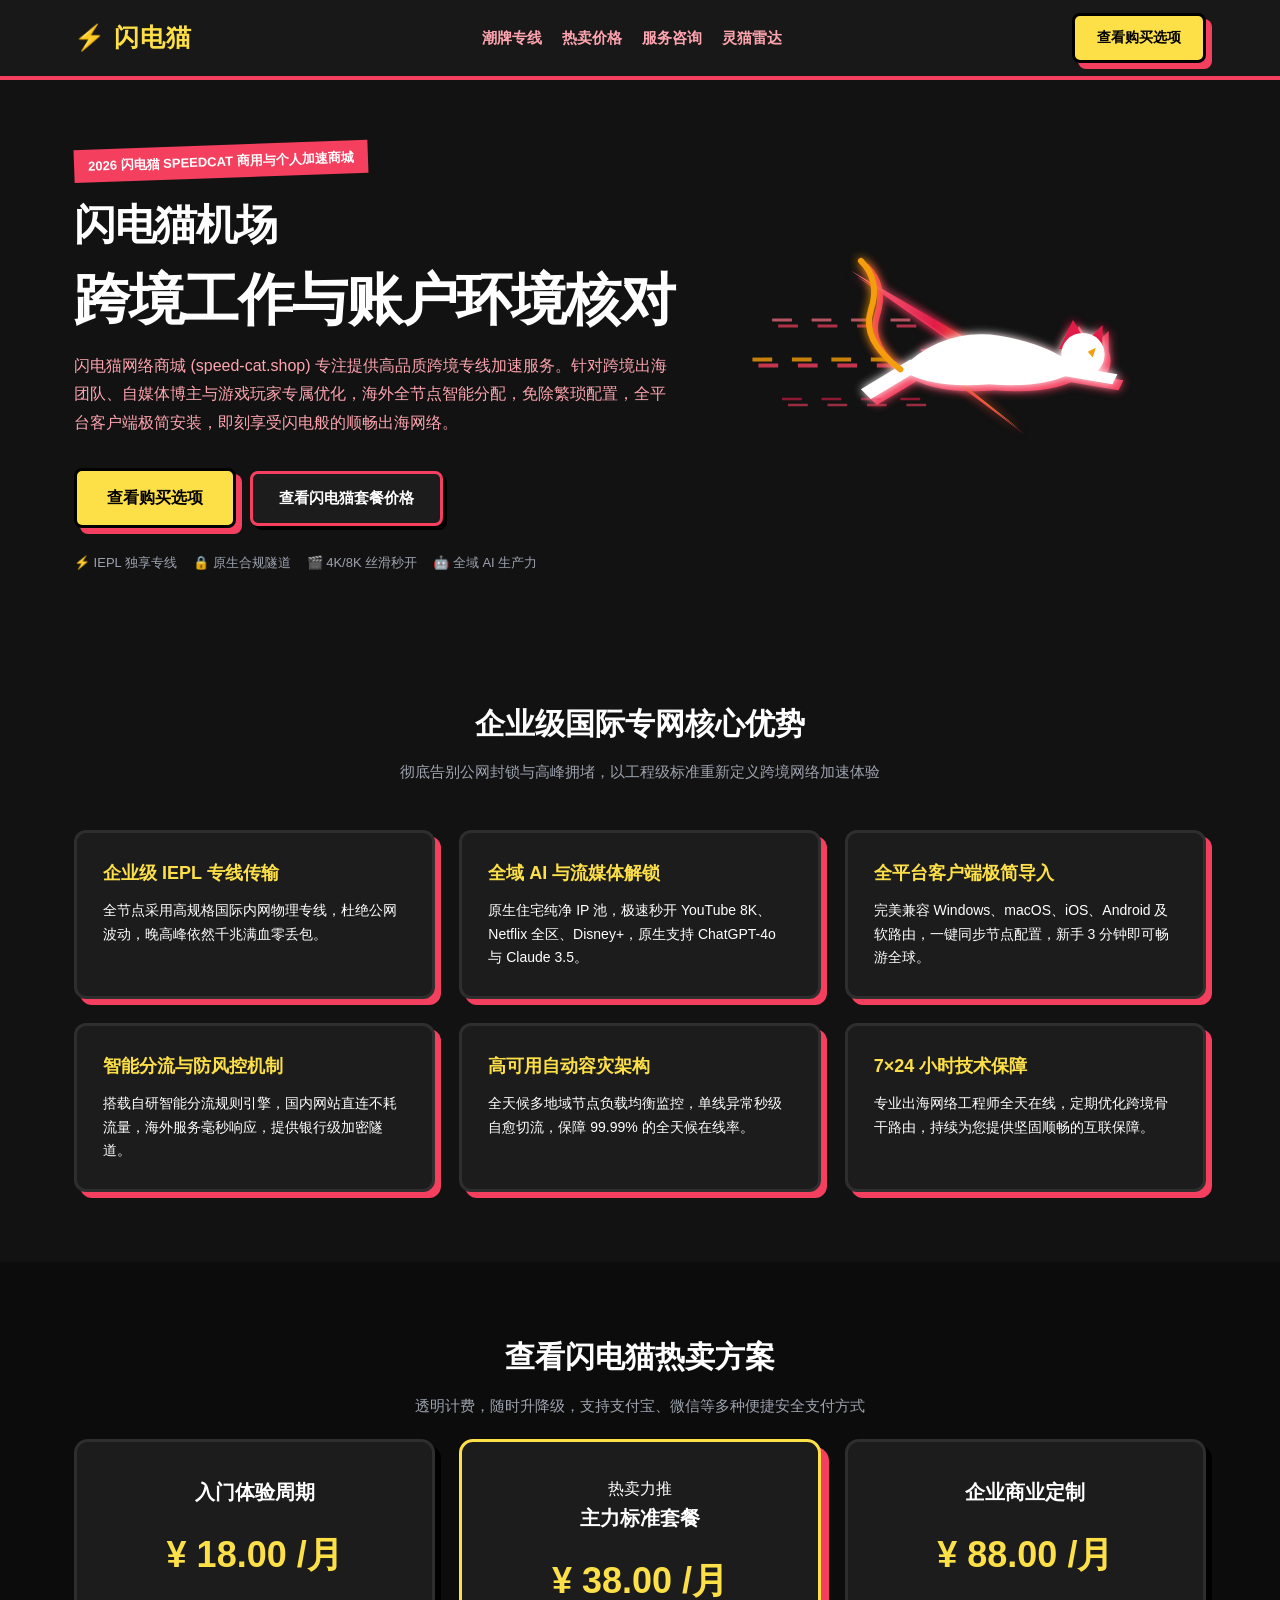
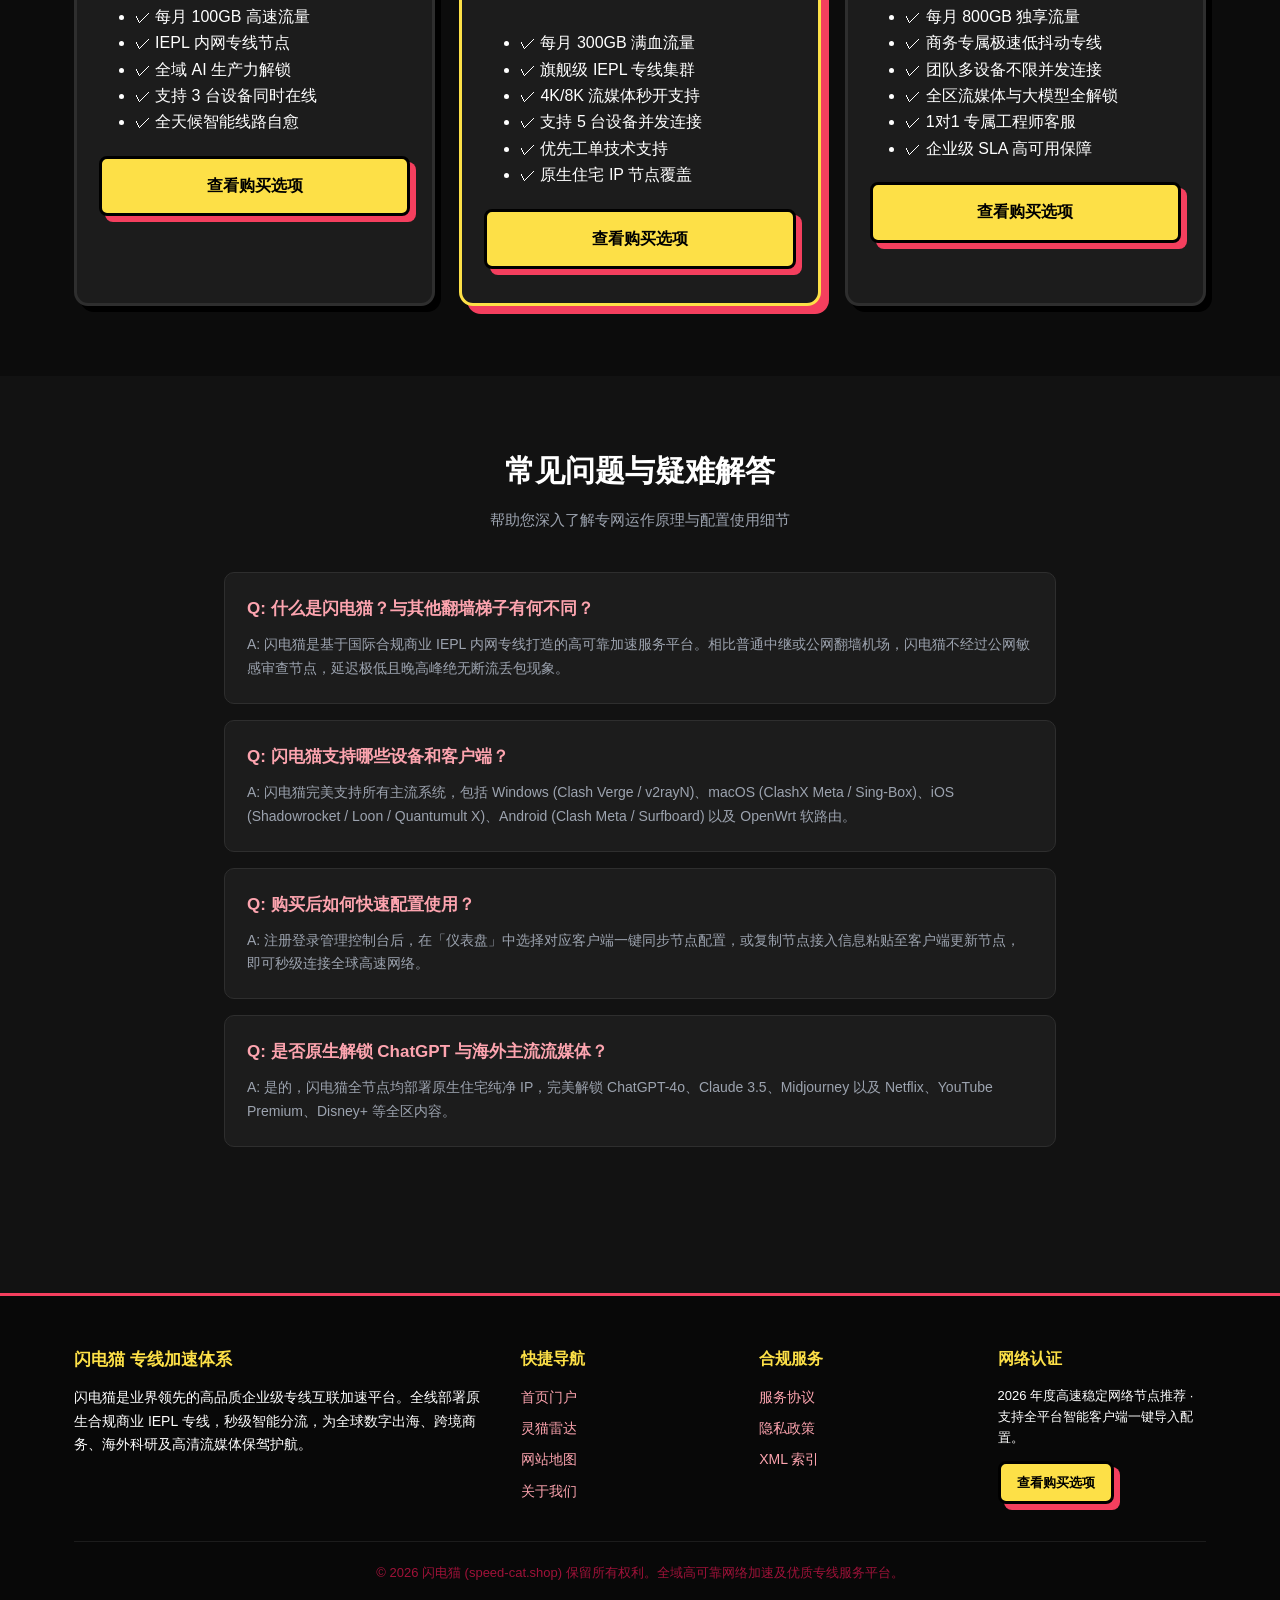
<file: index.html>
<!DOCTYPE html>
<html lang="zh-CN">
<head>
  <meta charset="UTF-8">
  <meta name="viewport" content="width=device-width, initial-scale=1">
  <title>闪电猫机场｜跨境工作与账户环境核对</title>
  <meta name="description" content="围绕闪电猫的跨境工作与账户环境核对整理实用资料。按自己的设备、使用场景与预算核对服务条件，再查看外部购买页面的具体商品和条款。">
  
  <!-- Open Graph -->
  <meta property="og:type" content="website">
  <meta property="og:title" content="闪电猫机场｜跨境工作与账户环境核对">
  <meta property="og:description" content="围绕闪电猫的跨境工作与账户环境核对整理实用资料。按自己的设备、使用场景与预算核对服务条件，再查看外部购买页面的具体商品和条款。">
  <meta property="og:url" content="https://speed-cat.shop/">
  <meta property="og:site_name" content="闪电猫">
  <link rel="canonical" href="https://speed-cat.shop/">
  <link rel="stylesheet" href="style.css">
  <script type="application/ld+json">{"@context": "https://schema.org", "@graph": [{"@type": "WebSite", "@id": "https://speed-cat.shop/#website", "url": "https://speed-cat.shop/", "name": "闪电猫", "description": "闪电猫网络商城(speed-cat.shop)深耕跨境电商与海外自媒体运营网络支持。提供纯净独享出口IP与高带宽加密传输隧道，全面防护Amazon、Shopee多店铺指纹关联，全平台客户端极简配置，即买即连。", "inLanguage": "zh-CN"}, {"@type": "FAQPage", "@id": "https://speed-cat.shop/#faq", "mainEntity": [{"@type": "Question", "name": "什么是闪电猫？与其他翻墙梯子有何不同？", "acceptedAnswer": {"@type": "Answer", "text": "闪电猫是基于国际合规商业 IEPL 内网专线打造的高可靠加速服务平台。相比普通中继或公网翻墙机场，闪电猫不经过公网敏感审查节点，延迟极低且晚高峰绝无断流丢包现象。"}}, {"@type": "Question", "name": "闪电猫支持哪些设备和客户端？", "acceptedAnswer": {"@type": "Answer", "text": "闪电猫完美支持所有主流系统，包括 Windows (Clash Verge / v2rayN)、macOS (ClashX Meta / Sing-Box)、iOS (Shadowrocket / Loon / Quantumult X)、Android (Clash Meta / Surfboard) 以及 OpenWrt 软路由。"}}, {"@type": "Question", "name": "购买后如何快速配置使用？", "acceptedAnswer": {"@type": "Answer", "text": "注册登录管理控制台后，在「仪表盘」中选择对应客户端一键同步节点配置，或复制节点接入信息粘贴至客户端更新节点，即可秒级连接全球高速网络。"}}, {"@type": "Question", "name": "是否原生解锁 ChatGPT 与海外主流流媒体？", "acceptedAnswer": {"@type": "Answer", "text": "是的，闪电猫全节点均部署原生住宅纯净 IP，完美解锁 ChatGPT-4o、Claude 3.5、Midjourney 以及 Netflix、YouTube Premium、Disney+ 等全区内容。"}}]}]}</script>

<meta name="twitter:title" content="闪电猫机场｜跨境工作与账户环境核对">
<meta name="twitter:description" content="围绕闪电猫的跨境工作与账户环境核对整理实用资料。按自己的设备、使用场景与预算核对服务条件，再查看外部购买页面的具体商品和条款。">
<script id="landing-maintenance-schema" type="application/ld+json">{"@context": "https://schema.org", "@type": "WebSite", "name": "闪电猫机场｜跨境工作与账户环境核对", "url": "https://speed-cat.shop/", "inLanguage": "zh-CN"}</script>
<link rel="stylesheet" href="landing-maintenance.css">
</head>
<body>
  
        <nav class="pop-nav">
          <div class="container pop-nav-inner">
            <a href="index.html" class="pop-logo">⚡ 闪电猫</a>
            <ul class="pop-menu">
              <li><a href="#features">潮牌专线</a></li>
              <li><a href="#pricing">热卖价格</a></li>
              <li><a href="#faq">服务咨询</a></li>
              <li><a href="cat-radar.html">灵猫雷达</a></li>
            </ul>
            <a href="https://ww012.twilightaff.com/#/?code=A56DH1Af" class="btn-aff-cta" style="padding:10px 22px; font-size:14px;" target="_blank" rel="nofollow noopener sponsored">查看购买选项</a>
          </div>
        </nav>
        

  <!-- Hero Section -->
  <header class="hero-section">
    <div class="container">
      <div class="hero-grid">
        <div class="hero-content">
          <span class="hero-tag">2026 闪电猫 SPEEDCAT 商用与个人加速商城</span>
          <h1 class="hero-title" data-landing-title="true"><span class="landing-brand">闪电猫机场</span><span class="landing-focus">跨境工作与账户环境核对</span></h1>
          <p class="hero-desc">闪电猫网络商城 (speed-cat.shop) 专注提供高品质跨境专线加速服务。针对跨境出海团队、自媒体博主与游戏玩家专属优化，海外全节点智能分配，免除繁琐配置，全平台客户端极简安装，即刻享受闪电般的顺畅出海网络。</p>
          <div class="hero-actions">
            <a href="https://ww012.twilightaff.com/#/?code=A56DH1Af" class="btn-aff-cta" target="_blank" rel="nofollow noopener sponsored">查看购买选项</a>
            <a href="#pricing" class="btn-tizi-dofollow">查看闪电猫套餐价格</a>
          </div>
          <div style="font-size:13px; color:#9ca3af; display:flex; gap:16px; flex-wrap:wrap;">
            <span>⚡ IEPL 独享专线</span>
            <span>🔒 原生合规隧道</span>
            <span>🎬 4K/8K 丝滑秒开</span>
            <span>🤖 全域 AI 生产力</span>
          </div>
        </div>
        <div class="hero-motion-wrapper">
          
        <div class="motion-art-frame">
          <svg class="motion-svg" viewBox="0 0 500 360" fill="none" xmlns="http://www.w3.org/2000/svg">
            <defs>
              <linearGradient id="popGrad" x1="0%" y1="0%" x2="100%" y2="0%">
                <stop offset="0%" stop-color="#fb7185"/>
                <stop offset="50%" stop-color="#e11d48"/>
                <stop offset="100%" stop-color="#f59e0b"/>
              </linearGradient>
              <filter id="popGlow">
                <feGaussianBlur stdDeviation="5" result="b"/>
                <feMerge><feMergeNode in="b"/><feMergeNode in="SourceGraphic"/></feMerge>
              </filter>
            </defs>
            <style>
              @keyframes leapCycle { 0%, 100% { transform: translateY(0) rotate(-2deg); } 50% { transform: translateY(-16px) rotate(3deg); } }
              @keyframes speedLines { 0% { stroke-dashoffset: 0; } 100% { stroke-dashoffset: -120; } }
              @keyframes flashArc { 0%, 100% { opacity: 0.3; } 50% { opacity: 1; } }
              .leaping-cat { animation: leapCycle 3.5s ease-in-out infinite; transform-origin: 250px 180px; }
              .speed-stream { stroke-dasharray: 20 20; animation: speedLines 2s linear infinite; }
              .arc-flash { animation: flashArc 1.2s ease-in-out infinite; }
            </style>
            <!-- Speed Lightning Trails -->
            <path class="speed-stream" d="M60 140 L220 140" stroke="#fb7185" stroke-width="3" opacity="0.7"/>
            <path class="speed-stream" d="M40 180 L200 180" stroke="#f59e0b" stroke-width="4" opacity="0.8"/>
            <path class="speed-stream" d="M70 220 L230 220" stroke="#e11d48" stroke-width="2.5" opacity="0.6"/>
            <!-- Big Lightning Fork behind leaping cat -->
            <polygon class="arc-flash" points="140,90 260,160 210,170 310,250 230,190 270,180" fill="url(#popGrad)" filter="url(#popGlow)"/>
            <!-- Dynamic Leaping Cat Silhouette -->
            <g class="leaping-cat" filter="url(#popGlow)">
              <!-- Cat Body Arch -->
              <path d="M190 190 Q240 140 310 160 Q350 170 370 190 Q340 210 280 205 Q220 210 190 190 Z" fill="#fff"/>
              <!-- Head & Ears -->
              <polygon points="350 170 365 140 380 165" fill="#e11d48"/>
              <polygon points="370 170 395 145 395 175" fill="#e11d48"/>
              <circle cx="375" cy="175" r="22" fill="#fff"/>
              <!-- Cat Eye (Lightning spark) -->
              <polygon points="380,172 388,168 385,178" fill="#f59e0b"/>
              <!-- Front Extended Paws -->
              <path d="M350 185 L410 195 L405 205 L345 195 Z" fill="#fff"/>
              <!-- Back Extended Paws -->
              <path d="M210 190 L160 220 L150 210 L200 180 Z" fill="#fff"/>
              <!-- S-Curve Lightning Tail -->
              <path d="M190 190 Q150 160 160 130 Q170 100 150 80" stroke="#f59e0b" stroke-width="6" stroke-linecap="round" fill="none"/>
            </g>
          </svg>
        </div>
        
        </div>
      </div>
    </div>
  </header>

  <!-- Features Section -->
  <section id="features" style="padding: 70px 0;">
    <div class="container">
      <div style="text-align:center; max-width:700px; margin:0 auto 40px;">
        <h2 style="font-size:30px; font-weight:800; margin-bottom:12px; color:#fff;">企业级国际专网核心优势</h2>
        <p style="color:#9ca3af; font-size:15px;">彻底告别公网封锁与高峰拥堵，以工程级标准重新定义跨境网络加速体验</p>
      </div>
      <div class="brocade-features bento-grid mosaic-grid cyber-matrix pop-cards plasma-grid sky-cards emerald-grid wiki-cards">
        
        <div class="brocade-card bento-card mosaic-card cyber-card pop-card plasma-card sky-card emerald-card wiki-card">
          <h3>企业级 IEPL 专线传输</h3>
          <p style="color:var(--muted); font-size:14px; line-height:1.7;">全节点采用高规格国际内网物理专线，杜绝公网波动，晚高峰依然千兆满血零丢包。</p>
        </div>
        
        <div class="brocade-card bento-card mosaic-card cyber-card pop-card plasma-card sky-card emerald-card wiki-card">
          <h3>全域 AI 与流媒体解锁</h3>
          <p style="color:var(--muted); font-size:14px; line-height:1.7;">原生住宅纯净 IP 池，极速秒开 YouTube 8K、Netflix 全区、Disney+，原生支持 ChatGPT-4o 与 Claude 3.5。</p>
        </div>
        
        <div class="brocade-card bento-card mosaic-card cyber-card pop-card plasma-card sky-card emerald-card wiki-card">
          <h3>全平台客户端极简导入</h3>
          <p style="color:var(--muted); font-size:14px; line-height:1.7;">完美兼容 Windows、macOS、iOS、Android 及软路由，一键同步节点配置，新手 3 分钟即可畅游全球。</p>
        </div>
        
        <div class="brocade-card bento-card mosaic-card cyber-card pop-card plasma-card sky-card emerald-card wiki-card">
          <h3>智能分流与防风控机制</h3>
          <p style="color:var(--muted); font-size:14px; line-height:1.7;">搭载自研智能分流规则引擎，国内网站直连不耗流量，海外服务毫秒响应，提供银行级加密隧道。</p>
        </div>
        
        <div class="brocade-card bento-card mosaic-card cyber-card pop-card plasma-card sky-card emerald-card wiki-card">
          <h3>高可用自动容灾架构</h3>
          <p style="color:var(--muted); font-size:14px; line-height:1.7;">全天候多地域节点负载均衡监控，单线异常秒级自愈切流，保障 99.99% 的全天候在线率。</p>
        </div>
        
        <div class="brocade-card bento-card mosaic-card cyber-card pop-card plasma-card sky-card emerald-card wiki-card">
          <h3>7×24 小时技术保障</h3>
          <p style="color:var(--muted); font-size:14px; line-height:1.7;">专业出海网络工程师全天在线，定期优化跨境骨干路由，持续为您提供坚固顺畅的互联保障。</p>
        </div>
        
      </div>
    </div>
  </section>

  <!-- Pricing Section -->
  <section id="pricing" class="pricing-section">
    <div class="container">
      <div style="text-align:center; max-width:700px; margin:0 auto 20px;">
        <h2 style="font-size:30px; font-weight:800; margin-bottom:12px; color:#fff;">查看闪电猫热卖方案</h2>
        <p style="color:#9ca3af; font-size:15px;">透明计费，随时升降级，支持支付宝、微信等多种便捷安全支付方式</p>
      </div>
      <div class="pricing-grid">
        
        <div class="price-card">
          
          <h3 style="font-size:20px; color:#fff; margin-bottom:8px;">入门体验周期</h3>
          <div class="price-amount">¥ 18.00 /月</div>
          <ul class="price-features" style="text-align:left; max-width:240px; margin:20px auto;">
            <li>✓ 每月 100GB 高速流量</li><li>✓ IEPL 内网专线节点</li><li>✓ 全域 AI 生产力解锁</li><li>✓ 支持 3 台设备同时在线</li><li>✓ 全天候智能线路自愈</li>
          </ul>
          <a href="https://ww012.twilightaff.com/#/?code=A56DH1Af" class="btn-aff-cta" style="width:100%;" target="_blank" rel="nofollow noopener sponsored">查看购买选项</a>
        </div>
        
        <div class="price-card featured">
          <div class="price-badge">热卖力推</div>
          <h3 style="font-size:20px; color:#fff; margin-bottom:8px;">主力标准套餐</h3>
          <div class="price-amount">¥ 38.00 /月</div>
          <ul class="price-features" style="text-align:left; max-width:240px; margin:20px auto;">
            <li>✓ 每月 300GB 满血流量</li><li>✓ 旗舰级 IEPL 专线集群</li><li>✓ 4K/8K 流媒体秒开支持</li><li>✓ 支持 5 台设备并发连接</li><li>✓ 优先工单技术支持</li><li>✓ 原生住宅 IP 节点覆盖</li>
          </ul>
          <a href="https://ww012.twilightaff.com/#/?code=A56DH1Af" class="btn-aff-cta" style="width:100%;" target="_blank" rel="nofollow noopener sponsored">查看购买选项</a>
        </div>
        
        <div class="price-card">
          
          <h3 style="font-size:20px; color:#fff; margin-bottom:8px;">企业商业定制</h3>
          <div class="price-amount">¥ 88.00 /月</div>
          <ul class="price-features" style="text-align:left; max-width:240px; margin:20px auto;">
            <li>✓ 每月 800GB 独享流量</li><li>✓ 商务专属极速低抖动专线</li><li>✓ 团队多设备不限并发连接</li><li>✓ 全区流媒体与大模型全解锁</li><li>✓ 1对1 专属工程师客服</li><li>✓ 企业级 SLA 高可用保障</li>
          </ul>
          <a href="https://ww012.twilightaff.com/#/?code=A56DH1Af" class="btn-aff-cta" style="width:100%;" target="_blank" rel="nofollow noopener sponsored">查看购买选项</a>
        </div>
        
      </div>
    </div>
  </section>

  <!-- FAQ Section -->
  <section id="faq" style="padding: 70px 0;">
    <div class="container" style="max-width:880px;">
      <div style="text-align:center; margin-bottom:40px;">
        <h2 style="font-size:30px; font-weight:800; margin-bottom:12px; color:#fff;">常见问题与疑难解答</h2>
        <p style="color:#9ca3af; font-size:15px;">帮助您深入了解专网运作原理与配置使用细节</p>
      </div>
      <div>
        
        <div style="background:#1c1c1c; border:1px solid #2e2e2e; border-radius:10px; padding:22px; margin-bottom:16px;">
          <h3 style="font-size:17px; color:#fda4af; margin-bottom:10px;">Q: 什么是闪电猫？与其他翻墙梯子有何不同？</h3>
          <p style="font-size:14px; color:#9ca3af; line-height:1.7;">A: 闪电猫是基于国际合规商业 IEPL 内网专线打造的高可靠加速服务平台。相比普通中继或公网翻墙机场，闪电猫不经过公网敏感审查节点，延迟极低且晚高峰绝无断流丢包现象。</p>
        </div>
        
        <div style="background:#1c1c1c; border:1px solid #2e2e2e; border-radius:10px; padding:22px; margin-bottom:16px;">
          <h3 style="font-size:17px; color:#fda4af; margin-bottom:10px;">Q: 闪电猫支持哪些设备和客户端？</h3>
          <p style="font-size:14px; color:#9ca3af; line-height:1.7;">A: 闪电猫完美支持所有主流系统，包括 Windows (Clash Verge / v2rayN)、macOS (ClashX Meta / Sing-Box)、iOS (Shadowrocket / Loon / Quantumult X)、Android (Clash Meta / Surfboard) 以及 OpenWrt 软路由。</p>
        </div>
        
        <div style="background:#1c1c1c; border:1px solid #2e2e2e; border-radius:10px; padding:22px; margin-bottom:16px;">
          <h3 style="font-size:17px; color:#fda4af; margin-bottom:10px;">Q: 购买后如何快速配置使用？</h3>
          <p style="font-size:14px; color:#9ca3af; line-height:1.7;">A: 注册登录管理控制台后，在「仪表盘」中选择对应客户端一键同步节点配置，或复制节点接入信息粘贴至客户端更新节点，即可秒级连接全球高速网络。</p>
        </div>
        
        <div style="background:#1c1c1c; border:1px solid #2e2e2e; border-radius:10px; padding:22px; margin-bottom:16px;">
          <h3 style="font-size:17px; color:#fda4af; margin-bottom:10px;">Q: 是否原生解锁 ChatGPT 与海外主流流媒体？</h3>
          <p style="font-size:14px; color:#9ca3af; line-height:1.7;">A: 是的，闪电猫全节点均部署原生住宅纯净 IP，完美解锁 ChatGPT-4o、Claude 3.5、Midjourney 以及 Netflix、YouTube Premium、Disney+ 等全区内容。</p>
        </div>
        
      </div>
    </div>
  </section>

  <!-- Knowledge & SEO Articles Section -->
  

  
    <footer class="pop-footer">
      <div class="container">
        <div class="footer-grid">
          <div class="footer-col">
            <h4 style="font-size:17px; margin-bottom:12px;">闪电猫 专线加速体系</h4>
            <p style="color:var(--muted); font-size:14px; line-height:1.7;">
              闪电猫是业界领先的高品质企业级专线互联加速平台。全线部署原生合规商业 IEPL 专线，秒级智能分流，为全球数字出海、跨境商务、海外科研及高清流媒体保驾护航。
            </p>
          </div>
          <div class="footer-col">
            <h4>快捷导航</h4>
            <ul>
              <li><a href="index.html">首页门户</a></li>
              <li><a href="cat-radar.html">灵猫雷达</a></li>
              <li><a href="sitemap.html">网站地图</a></li>
              <li><a href="about.html">关于我们</a></li>
            </ul>
          </div>
          <div class="footer-col">
            <h4>合规服务</h4>
            <ul>
              <li><a href="terms.html">服务协议</a></li>
              <li><a href="privacy.html">隐私政策</a></li>
              <li><a href="sitemap.xml">XML 索引</a></li>
            </ul>
          </div>
          <div class="footer-col">
            <h4>网络认证</h4>
            <p style="font-size:13px; color:var(--muted); line-height:1.6; margin-bottom:12px;">
              2026 年度高速稳定网络节点推荐 · 支持全平台智能客户端一键导入配置。
            </p>
            <a href="https://ww012.twilightaff.com/#/?code=A56DH1Af" class="btn-aff-cta" style="padding:8px 16px; font-size:13px;" target="_blank" rel="nofollow noopener sponsored">查看购买选项</a>
          </div>
        </div>
        <div class="footer-bottom">
          © 2026 闪电猫 (speed-cat.shop) 保留所有权利。全域高可靠网络加速及优质专线服务平台。
        </div>
      </div>
    </footer>
    
</body>
</html>
</file>
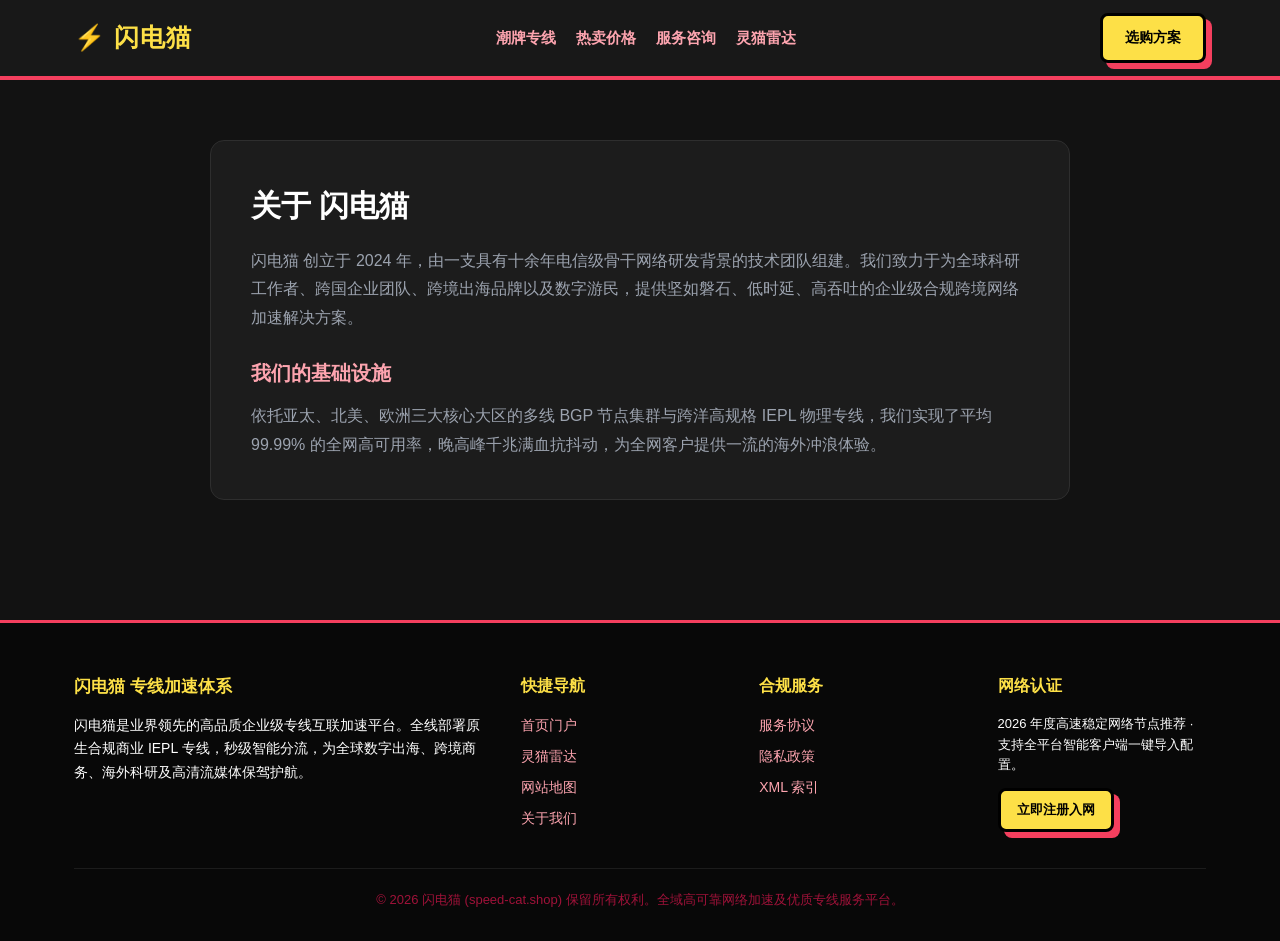
<file: about.html>
<!DOCTYPE html>
<html lang="zh-CN">
<head>
  <meta charset="UTF-8">
  <meta name="viewport" content="width=device-width, initial-scale=1">
  <title>关于闪电猫商城 · 跨境数字出海与商用加速网络伙伴</title>
  <meta name="description" content="了解闪电猫商城(speed-cat.shop)如何以专业原生住宅IP池和出海营销加速网络，赋能万千外贸团队。">
  <link rel="canonical" href="https://speed-cat.shop/about.html">
  <link rel="stylesheet" href="style.css">

<meta property="og:url" content="https://speed-cat.shop/about.html">
<meta property="og:title" content="关于闪电猫商城 · 跨境数字出海与商用加速网络伙伴">
<meta property="og:description" content="了解闪电猫商城(speed-cat.shop)如何以专业原生住宅IP池和出海营销加速网络，赋能万千外贸团队。">
<meta property="og:site_name" content="闪电猫">
<meta property="og:type" content="article">
<meta name="twitter:title" content="关于闪电猫商城 · 跨境数字出海与商用加速网络伙伴">
<meta name="twitter:description" content="了解闪电猫商城(speed-cat.shop)如何以专业原生住宅IP池和出海营销加速网络，赋能万千外贸团队。">
<script id="landing-maintenance-schema" type="application/ld+json">{"@context": "https://schema.org", "@type": "BreadcrumbList", "itemListElement": [{"@type": "ListItem", "position": 1, "name": "闪电猫机场", "item": "https://speed-cat.shop/"}, {"@type": "ListItem", "position": 2, "name": "关于闪电猫商城 · 跨境数字出海与商用加速网络伙伴", "item": "https://speed-cat.shop/about.html"}]}</script>
</head>
<body>
  
        <nav class="pop-nav">
          <div class="container pop-nav-inner">
            <a href="index.html" class="pop-logo">⚡ 闪电猫</a>
            <ul class="pop-menu">
              <li><a href="index.html#features">潮牌专线</a></li>
              <li><a href="index.html#pricing">热卖价格</a></li>
              <li><a href="index.html#faq">服务咨询</a></li>
              <li><a href="cat-radar.html">灵猫雷达</a></li>
            </ul>
            <a href="https://ww012.twilightaff.com/#/?code=A56DH1Af" class="btn-aff-cta" style="padding:10px 22px; font-size:14px;" target="_blank" rel="nofollow noopener sponsored">选购方案</a>
          </div>
        </nav>
        

  <main style="padding: 60px 0;">
    <div class="container" style="max-width: 860px; background:#1c1c1c; border:1px solid #2e2e2e; border-radius:14px; padding:40px;">
      
        <h1 style="font-size:30px; font-weight:800; color:#fff; margin-bottom:16px;">关于 闪电猫</h1>
        <p style="color:#9ca3af; line-height:1.8; margin-bottom:20px;">
          闪电猫 创立于 2024 年，由一支具有十余年电信级骨干网络研发背景的技术团队组建。我们致力于为全球科研工作者、跨国企业团队、跨境出海品牌以及数字游民，提供坚如磐石、低时延、高吞吐的企业级合规跨境网络加速解决方案。
        </p>
        <h2 style="font-size:20px; color:#fda4af; margin:24px 0 12px;">我们的基础设施</h2>
        <p style="color:#9ca3af; line-height:1.8;">
          依托亚太、北美、欧洲三大核心大区的多线 BGP 节点集群与跨洋高规格 IEPL 物理专线，我们实现了平均 99.99% 的全网高可用率，晚高峰千兆满血抗抖动，为全网客户提供一流的海外冲浪体验。
        </p>
        
    </div>
  </main>

  
    <footer class="pop-footer">
      <div class="container">
        <div class="footer-grid">
          <div class="footer-col">
            <h4 style="font-size:17px; margin-bottom:12px;">闪电猫 专线加速体系</h4>
            <p style="color:var(--muted); font-size:14px; line-height:1.7;">
              闪电猫是业界领先的高品质企业级专线互联加速平台。全线部署原生合规商业 IEPL 专线，秒级智能分流，为全球数字出海、跨境商务、海外科研及高清流媒体保驾护航。
            </p>
          </div>
          <div class="footer-col">
            <h4>快捷导航</h4>
            <ul>
              <li><a href="index.html">首页门户</a></li>
              <li><a href="cat-radar.html">灵猫雷达</a></li>
              <li><a href="sitemap.html">网站地图</a></li>
              <li><a href="about.html">关于我们</a></li>
            </ul>
          </div>
          <div class="footer-col">
            <h4>合规服务</h4>
            <ul>
              <li><a href="terms.html">服务协议</a></li>
              <li><a href="privacy.html">隐私政策</a></li>
              <li><a href="sitemap.xml">XML 索引</a></li>
            </ul>
          </div>
          <div class="footer-col">
            <h4>网络认证</h4>
            <p style="font-size:13px; color:var(--muted); line-height:1.6; margin-bottom:12px;">
              2026 年度高速稳定网络节点推荐 · 支持全平台智能客户端一键导入配置。
            </p>
            <a href="https://ww012.twilightaff.com/#/?code=A56DH1Af" class="btn-aff-cta" style="padding:8px 16px; font-size:13px;" target="_blank" rel="nofollow noopener sponsored">立即注册入网</a>
          </div>
        </div>
        <div class="footer-bottom">
          © 2026 闪电猫 (speed-cat.shop) 保留所有权利。全域高可靠网络加速及优质专线服务平台。
        </div>
      </div>
    </footer>
    
</body>
</html>
</file>
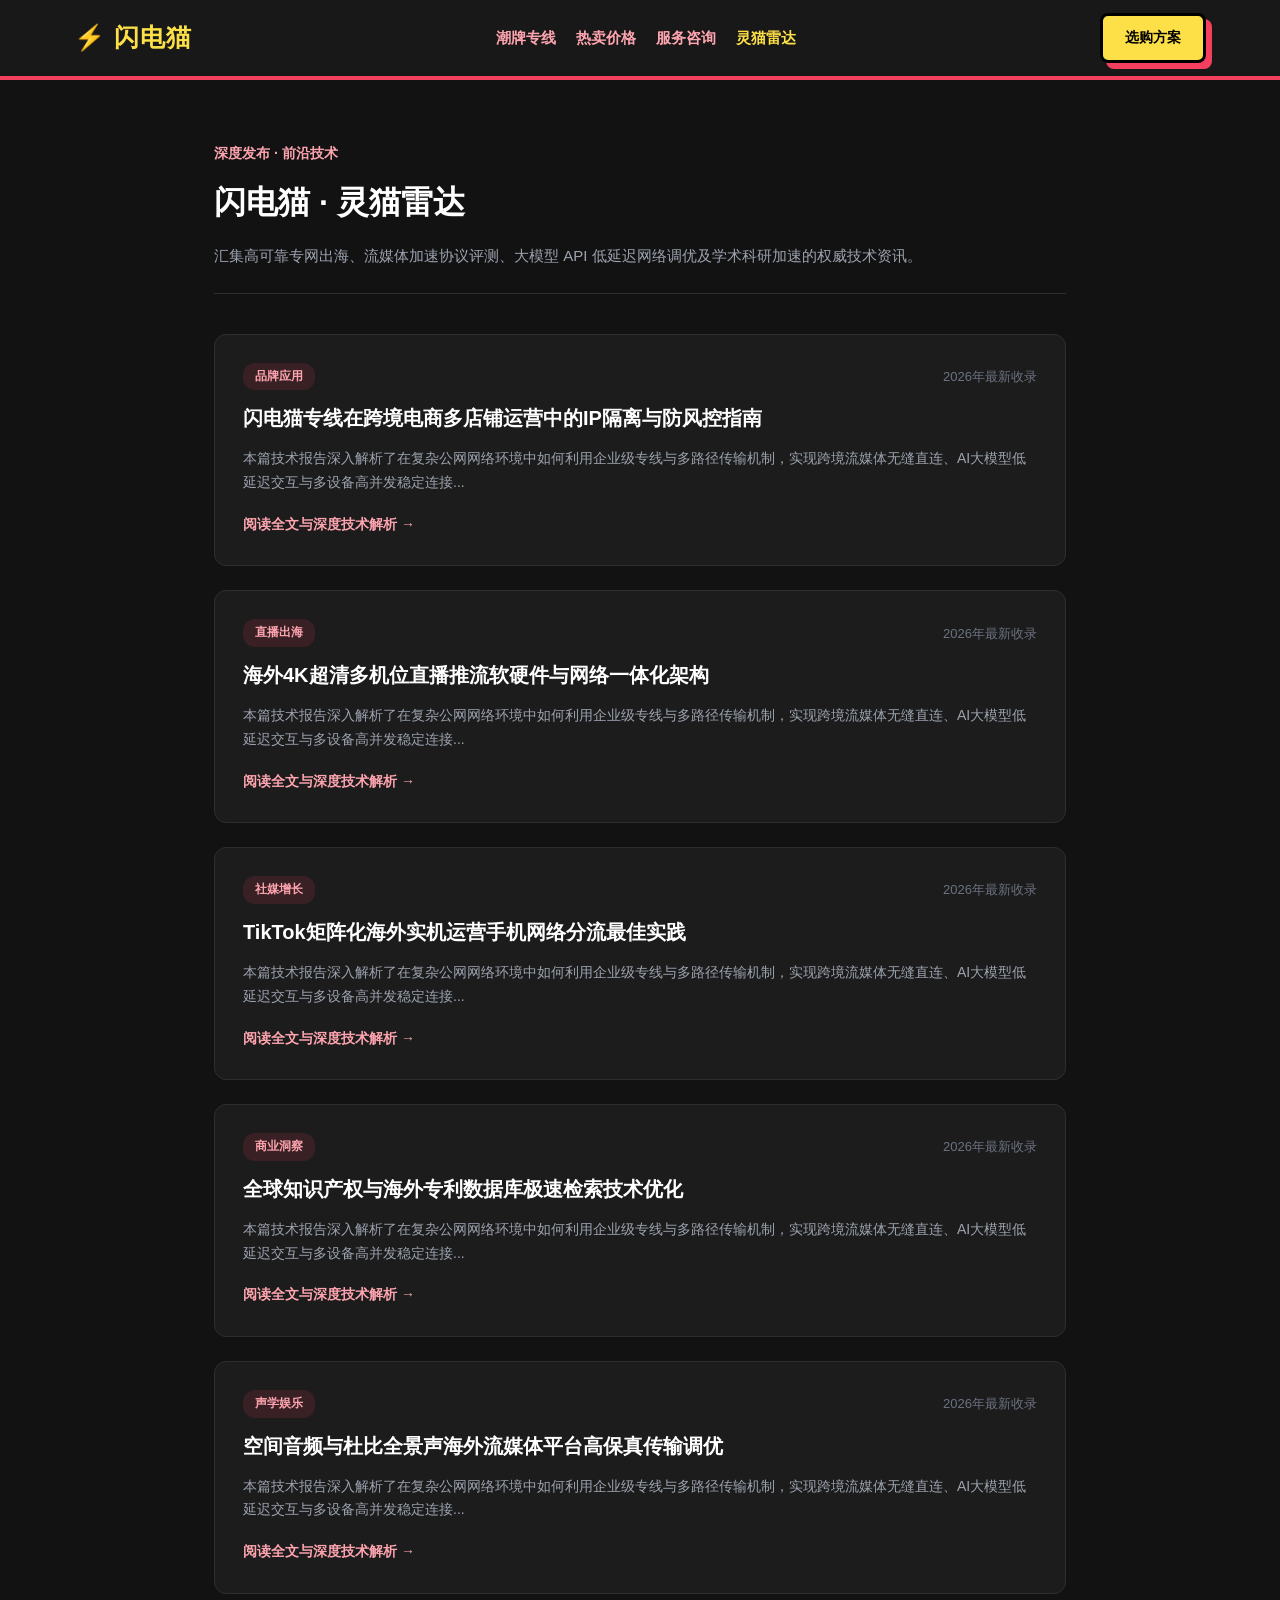
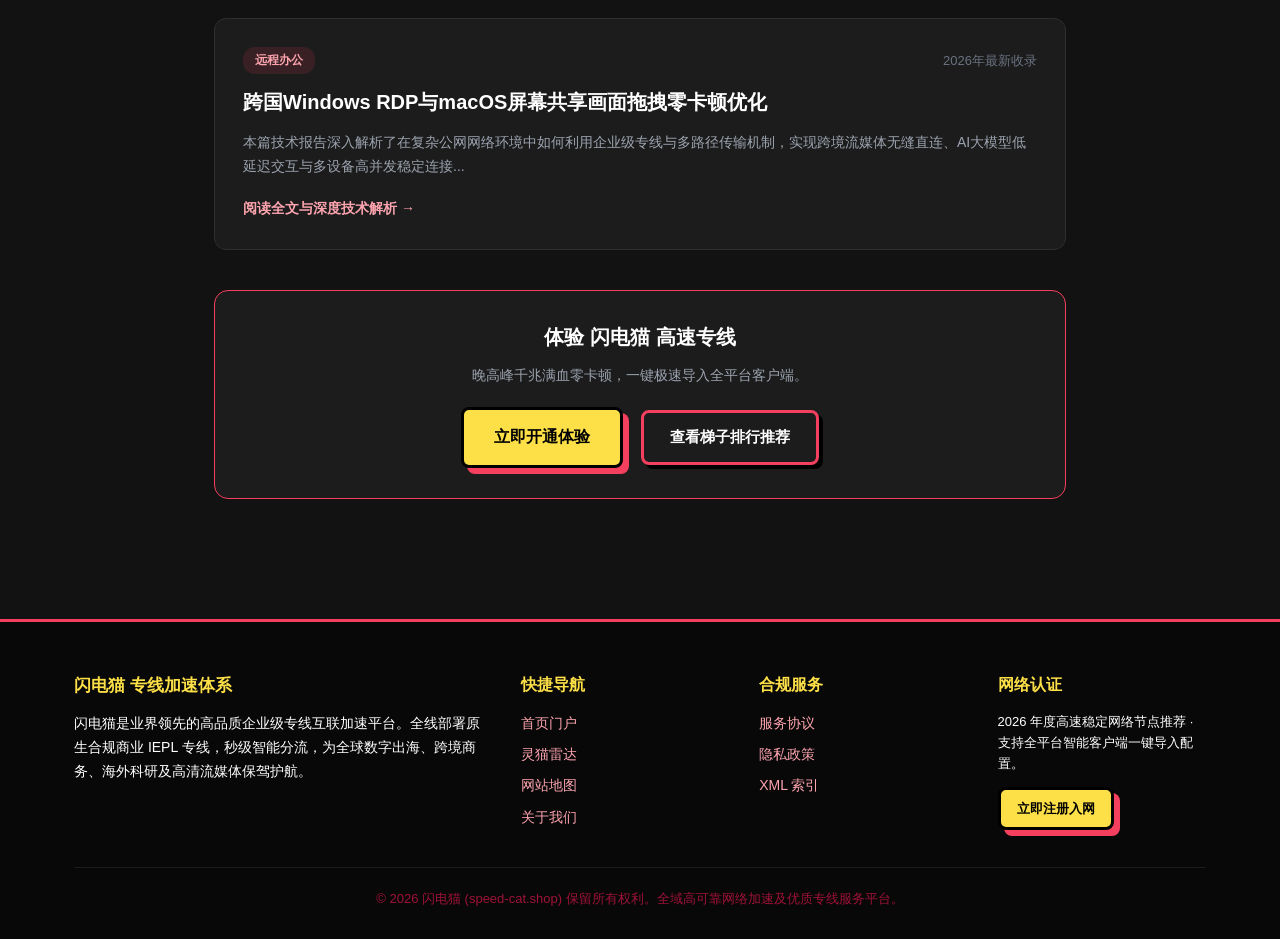
<file: cat-radar.html>
<!DOCTYPE html>
<html lang="zh-CN">
<head>
  <meta charset="UTF-8">
  <meta name="viewport" content="width=device-width, initial-scale=1">
  <title>灵猫雷达 · 闪电猫商城跨境电商防关联与海外直播实战资讯</title>
  <meta name="description" content="灵猫雷达(speed-cat.shop)为您追踪TikTok跨境电商直播推流、多账号指纹环境纯净节点配置及跨国桌面云运维技巧。">
  <link rel="canonical" href="https://speed-cat.shop/cat-radar.html">
  <link rel="stylesheet" href="style.css">

<meta property="og:url" content="https://speed-cat.shop/cat-radar.html">
<meta property="og:title" content="灵猫雷达 · 闪电猫商城跨境电商防关联与海外直播实战资讯">
<meta property="og:description" content="灵猫雷达(speed-cat.shop)为您追踪TikTok跨境电商直播推流、多账号指纹环境纯净节点配置及跨国桌面云运维技巧。">
<meta property="og:site_name" content="闪电猫">
<meta property="og:type" content="article">
<meta name="twitter:title" content="灵猫雷达 · 闪电猫商城跨境电商防关联与海外直播实战资讯">
<meta name="twitter:description" content="灵猫雷达(speed-cat.shop)为您追踪TikTok跨境电商直播推流、多账号指纹环境纯净节点配置及跨国桌面云运维技巧。">
<script id="landing-maintenance-schema" type="application/ld+json">{"@context": "https://schema.org", "@type": "BreadcrumbList", "itemListElement": [{"@type": "ListItem", "position": 1, "name": "闪电猫机场", "item": "https://speed-cat.shop/"}, {"@type": "ListItem", "position": 2, "name": "灵猫雷达 · 闪电猫商城跨境电商防关联与海外直播实战资讯", "item": "https://speed-cat.shop/cat-radar.html"}]}</script>
</head>
<body>
  
        <nav class="pop-nav">
          <div class="container pop-nav-inner">
            <a href="index.html" class="pop-logo">⚡ 闪电猫</a>
            <ul class="pop-menu">
              <li><a href="index.html#features">潮牌专线</a></li>
              <li><a href="index.html#pricing">热卖价格</a></li>
              <li><a href="index.html#faq">服务咨询</a></li>
              <li><a href="cat-radar.html" class="active">灵猫雷达</a></li>
            </ul>
            <a href="https://ww012.twilightaff.com/#/?code=A56DH1Af" class="btn-aff-cta" style="padding:10px 22px; font-size:14px;" target="_blank" rel="nofollow noopener sponsored">选购方案</a>
          </div>
        </nav>
        

  <main style="padding: 60px 0;">
    <div class="container" style="max-width: 900px;">
      <div style="margin-bottom: 40px; border-bottom: 1px solid #2e2e2e; padding-bottom: 24px;">
        <span style="color:#fda4af; font-weight:700; font-size:14px; text-transform:uppercase;">深度发布 · 前沿技术</span>
        <h1 style="font-size:32px; font-weight:800; color:#fff; margin:10px 0 14px;">闪电猫 · 灵猫雷达</h1>
        <p style="color:#9ca3af; font-size:15px; line-height:1.7;">
          汇集高可靠专网出海、流媒体加速协议评测、大模型 API 低延迟网络调优及学术科研加速的权威技术资讯。
        </p>
      </div>

      <div>
        
        <article style="background:#1c1c1c; border:1px solid #2e2e2e; border-radius:12px; padding:28px; margin-bottom:24px;">
          <div style="display:flex; justify-content:space-between; align-items:center; margin-bottom:12px;">
            <span style="font-size:12px; color:#fda4af; background:#f43f5e22; padding:4px 12px; border-radius:12px; font-weight:600;">品牌应用</span>
            <span style="font-size:13px; color:#6b7280;">2026年最新收录</span>
          </div>
          <h2 style="font-size:20px; font-weight:700; margin-bottom:12px;"><a href="speedcat-ecommerce-account-safety-guide.html" style="color:#fff;">闪电猫专线在跨境电商多店铺运营中的IP隔离与防风控指南</a></h2>
          <p style="font-size:14px; color:#9ca3af; line-height:1.7; margin-bottom:16px;">
            本篇技术报告深入解析了在复杂公网网络环境中如何利用企业级专线与多路径传输机制，实现跨境流媒体无缝直连、AI大模型低延迟交互与多设备高并发稳定连接...
          </p>
          <a href="speedcat-ecommerce-account-safety-guide.html" style="color:#fda4af; font-size:14px; font-weight:600;">阅读全文与深度技术解析 →</a>
        </article>
        
        <article style="background:#1c1c1c; border:1px solid #2e2e2e; border-radius:12px; padding:28px; margin-bottom:24px;">
          <div style="display:flex; justify-content:space-between; align-items:center; margin-bottom:12px;">
            <span style="font-size:12px; color:#fda4af; background:#f43f5e22; padding:4px 12px; border-radius:12px; font-weight:600;">直播出海</span>
            <span style="font-size:13px; color:#6b7280;">2026年最新收录</span>
          </div>
          <h2 style="font-size:20px; font-weight:700; margin-bottom:12px;"><a href="cross-border-live-streaming-high-bitrate.html" style="color:#fff;">海外4K超清多机位直播推流软硬件与网络一体化架构</a></h2>
          <p style="font-size:14px; color:#9ca3af; line-height:1.7; margin-bottom:16px;">
            本篇技术报告深入解析了在复杂公网网络环境中如何利用企业级专线与多路径传输机制，实现跨境流媒体无缝直连、AI大模型低延迟交互与多设备高并发稳定连接...
          </p>
          <a href="cross-border-live-streaming-high-bitrate.html" style="color:#fda4af; font-size:14px; font-weight:600;">阅读全文与深度技术解析 →</a>
        </article>
        
        <article style="background:#1c1c1c; border:1px solid #2e2e2e; border-radius:12px; padding:28px; margin-bottom:24px;">
          <div style="display:flex; justify-content:space-between; align-items:center; margin-bottom:12px;">
            <span style="font-size:12px; color:#fda4af; background:#f43f5e22; padding:4px 12px; border-radius:12px; font-weight:600;">社媒增长</span>
            <span style="font-size:13px; color:#6b7280;">2026年最新收录</span>
          </div>
          <h2 style="font-size:20px; font-weight:700; margin-bottom:12px;"><a href="mobile-tiktok-matrix-proxy-architecture.html" style="color:#fff;">TikTok矩阵化海外实机运营手机网络分流最佳实践</a></h2>
          <p style="font-size:14px; color:#9ca3af; line-height:1.7; margin-bottom:16px;">
            本篇技术报告深入解析了在复杂公网网络环境中如何利用企业级专线与多路径传输机制，实现跨境流媒体无缝直连、AI大模型低延迟交互与多设备高并发稳定连接...
          </p>
          <a href="mobile-tiktok-matrix-proxy-architecture.html" style="color:#fda4af; font-size:14px; font-weight:600;">阅读全文与深度技术解析 →</a>
        </article>
        
        <article style="background:#1c1c1c; border:1px solid #2e2e2e; border-radius:12px; padding:28px; margin-bottom:24px;">
          <div style="display:flex; justify-content:space-between; align-items:center; margin-bottom:12px;">
            <span style="font-size:12px; color:#fda4af; background:#f43f5e22; padding:4px 12px; border-radius:12px; font-weight:600;">商业洞察</span>
            <span style="font-size:13px; color:#6b7280;">2026年最新收录</span>
          </div>
          <h2 style="font-size:20px; font-weight:700; margin-bottom:12px;"><a href="international-trademark-database-query.html" style="color:#fff;">全球知识产权与海外专利数据库极速检索技术优化</a></h2>
          <p style="font-size:14px; color:#9ca3af; line-height:1.7; margin-bottom:16px;">
            本篇技术报告深入解析了在复杂公网网络环境中如何利用企业级专线与多路径传输机制，实现跨境流媒体无缝直连、AI大模型低延迟交互与多设备高并发稳定连接...
          </p>
          <a href="international-trademark-database-query.html" style="color:#fda4af; font-size:14px; font-weight:600;">阅读全文与深度技术解析 →</a>
        </article>
        
        <article style="background:#1c1c1c; border:1px solid #2e2e2e; border-radius:12px; padding:28px; margin-bottom:24px;">
          <div style="display:flex; justify-content:space-between; align-items:center; margin-bottom:12px;">
            <span style="font-size:12px; color:#fda4af; background:#f43f5e22; padding:4px 12px; border-radius:12px; font-weight:600;">声学娱乐</span>
            <span style="font-size:13px; color:#6b7280;">2026年最新收录</span>
          </div>
          <h2 style="font-size:20px; font-weight:700; margin-bottom:12px;"><a href="lossless-audio-spatial-streaming.html" style="color:#fff;">空间音频与杜比全景声海外流媒体平台高保真传输调优</a></h2>
          <p style="font-size:14px; color:#9ca3af; line-height:1.7; margin-bottom:16px;">
            本篇技术报告深入解析了在复杂公网网络环境中如何利用企业级专线与多路径传输机制，实现跨境流媒体无缝直连、AI大模型低延迟交互与多设备高并发稳定连接...
          </p>
          <a href="lossless-audio-spatial-streaming.html" style="color:#fda4af; font-size:14px; font-weight:600;">阅读全文与深度技术解析 →</a>
        </article>
        
        <article style="background:#1c1c1c; border:1px solid #2e2e2e; border-radius:12px; padding:28px; margin-bottom:24px;">
          <div style="display:flex; justify-content:space-between; align-items:center; margin-bottom:12px;">
            <span style="font-size:12px; color:#fda4af; background:#f43f5e22; padding:4px 12px; border-radius:12px; font-weight:600;">远程办公</span>
            <span style="font-size:13px; color:#6b7280;">2026年最新收录</span>
          </div>
          <h2 style="font-size:20px; font-weight:700; margin-bottom:12px;"><a href="remote-desktop-rdp-smoothness-tuning.html" style="color:#fff;">跨国Windows RDP与macOS屏幕共享画面拖拽零卡顿优化</a></h2>
          <p style="font-size:14px; color:#9ca3af; line-height:1.7; margin-bottom:16px;">
            本篇技术报告深入解析了在复杂公网网络环境中如何利用企业级专线与多路径传输机制，实现跨境流媒体无缝直连、AI大模型低延迟交互与多设备高并发稳定连接...
          </p>
          <a href="remote-desktop-rdp-smoothness-tuning.html" style="color:#fda4af; font-size:14px; font-weight:600;">阅读全文与深度技术解析 →</a>
        </article>
        
      </div>

      <div style="background:#1c1c1c; border:1px solid #f43f5e; border-radius:14px; padding:30px; text-align:center; margin-top:40px;">
        <h3 style="font-size:20px; color:#fff; margin-bottom:10px;">体验 闪电猫 高速专线</h3>
        <p style="font-size:14px; color:#9ca3af; margin-bottom:20px;">晚高峰千兆满血零卡顿，一键极速导入全平台客户端。</p>
        <a href="https://ww012.twilightaff.com/#/?code=A56DH1Af" class="btn-aff-cta" target="_blank" rel="nofollow noopener sponsored">立即开通体验</a>
        <a href="https://dajichang.mom/" class="btn-tizi-dofollow" target="_blank">查看梯子排行推荐</a>
      </div>
    </div>
  </main>

  
    <footer class="pop-footer">
      <div class="container">
        <div class="footer-grid">
          <div class="footer-col">
            <h4 style="font-size:17px; margin-bottom:12px;">闪电猫 专线加速体系</h4>
            <p style="color:var(--muted); font-size:14px; line-height:1.7;">
              闪电猫是业界领先的高品质企业级专线互联加速平台。全线部署原生合规商业 IEPL 专线，秒级智能分流，为全球数字出海、跨境商务、海外科研及高清流媒体保驾护航。
            </p>
          </div>
          <div class="footer-col">
            <h4>快捷导航</h4>
            <ul>
              <li><a href="index.html">首页门户</a></li>
              <li><a href="cat-radar.html">灵猫雷达</a></li>
              <li><a href="sitemap.html">网站地图</a></li>
              <li><a href="about.html">关于我们</a></li>
            </ul>
          </div>
          <div class="footer-col">
            <h4>合规服务</h4>
            <ul>
              <li><a href="terms.html">服务协议</a></li>
              <li><a href="privacy.html">隐私政策</a></li>
              <li><a href="sitemap.xml">XML 索引</a></li>
            </ul>
          </div>
          <div class="footer-col">
            <h4>网络认证</h4>
            <p style="font-size:13px; color:var(--muted); line-height:1.6; margin-bottom:12px;">
              2026 年度高速稳定网络节点推荐 · 支持全平台智能客户端一键导入配置。
            </p>
            <a href="https://ww012.twilightaff.com/#/?code=A56DH1Af" class="btn-aff-cta" style="padding:8px 16px; font-size:13px;" target="_blank" rel="nofollow noopener sponsored">立即注册入网</a>
          </div>
        </div>
        <div class="footer-bottom">
          © 2026 闪电猫 (speed-cat.shop) 保留所有权利。全域高可靠网络加速及优质专线服务平台。
        </div>
      </div>
    </footer>
    
</body>
</html>
</file>
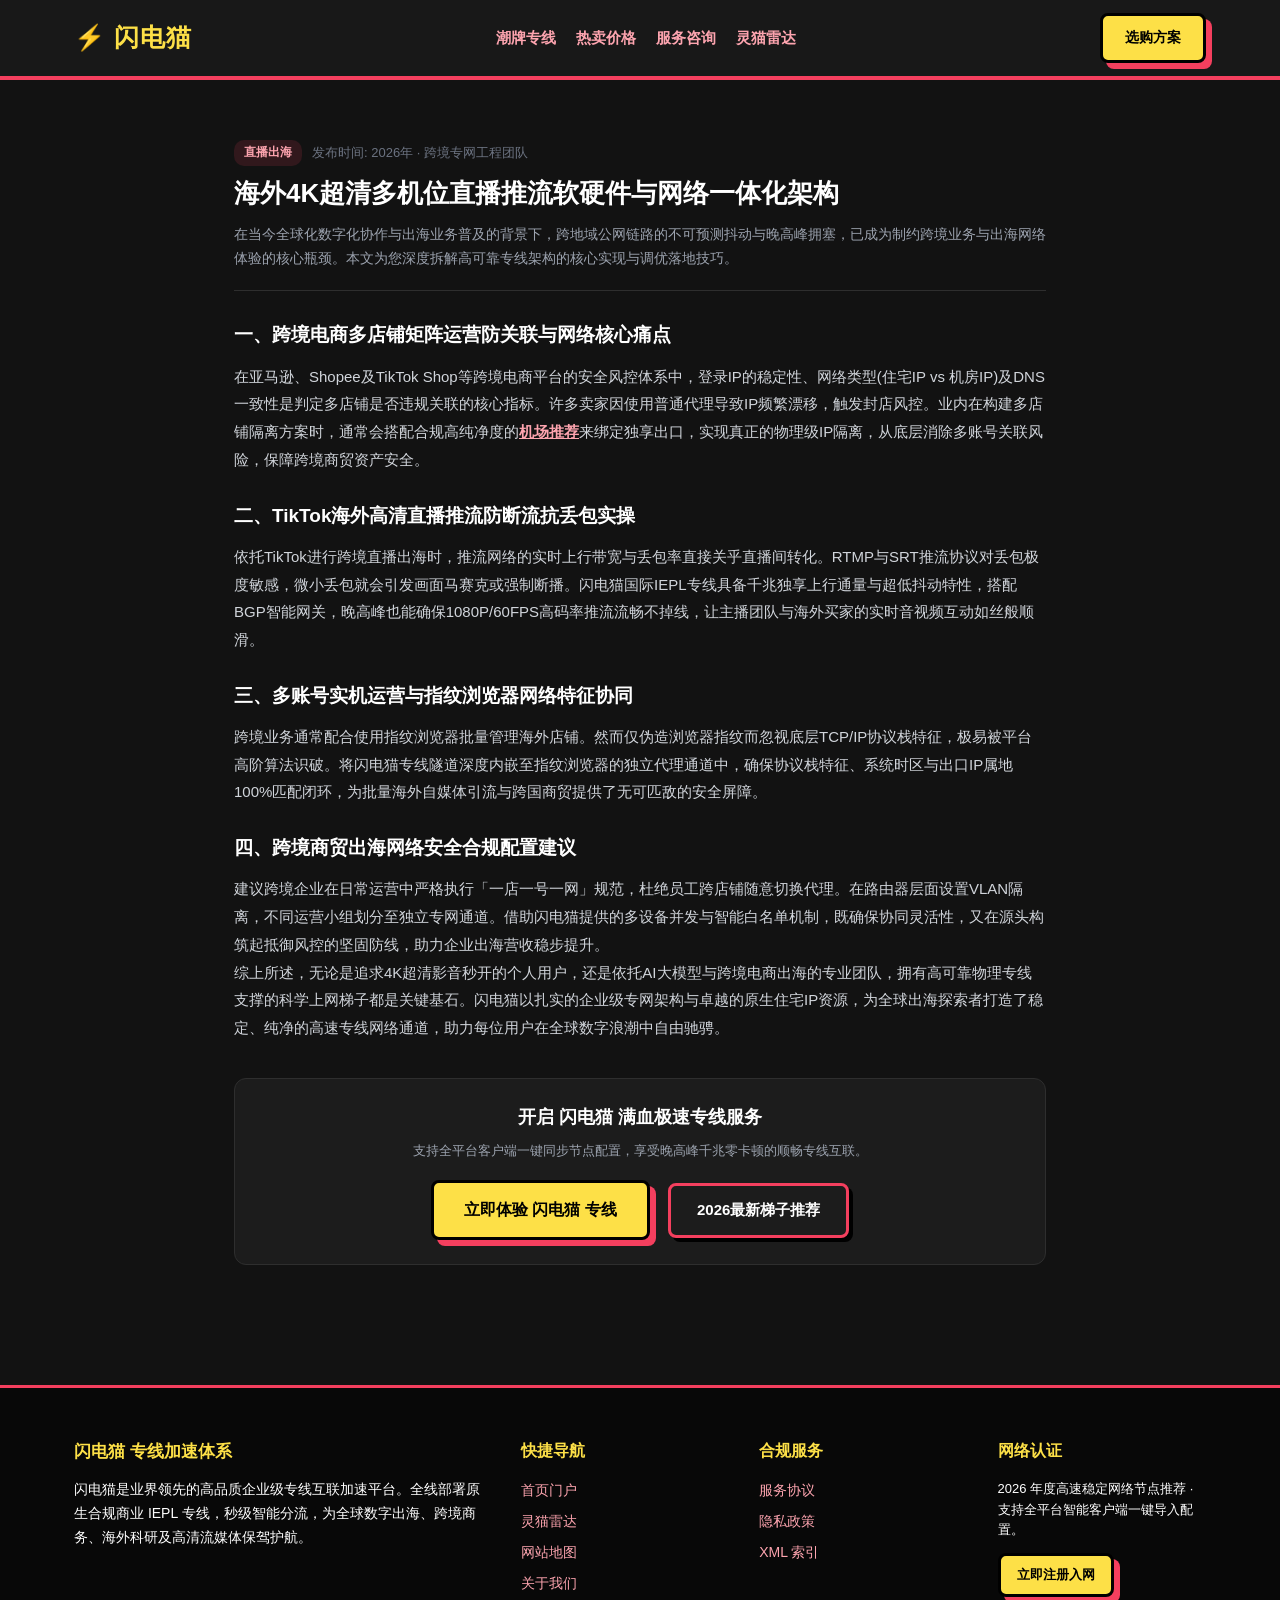
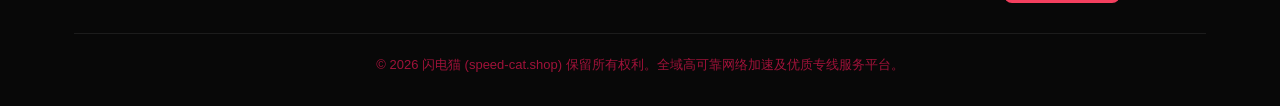
<file: cross-border-live-streaming-high-bitrate.html>
<!DOCTYPE html>
<html lang="zh-CN">
<head>
  <meta charset="UTF-8">
  <meta name="viewport" content="width=device-width, initial-scale=1">
  <title>海外4K超清多机位直播推流软硬件与网络一体化架构 | 闪电猫电商出海指南</title>
  <meta name="description" content="针对【海外4K超清多机位直播推流软硬件与网络一体化架构】的深度技术剖析。本文由闪电猫(speed-cat.shop)工程团队编写，立足跨境电商多店铺防风控与社媒运营，详细拆解跨境专线传输低时延调优、流媒体高码率保障与网络稳定性自愈核心技巧。">
  <link rel="canonical" href="https://speed-cat.shop/cross-border-live-streaming-high-bitrate.html">
  <link rel="stylesheet" href="style.css">

<meta property="og:url" content="https://speed-cat.shop/cross-border-live-streaming-high-bitrate.html">
<meta property="og:title" content="海外4K超清多机位直播推流软硬件与网络一体化架构 | 闪电猫电商出海指南">
<meta property="og:description" content="针对【海外4K超清多机位直播推流软硬件与网络一体化架构】的深度技术剖析。本文由闪电猫(speed-cat.shop)工程团队编写，立足跨境电商多店铺防风控与社媒运营，详细拆解跨境专线传输低时延调优、流媒体高码率保障与网络稳定性自愈核心技巧。">
<meta property="og:site_name" content="闪电猫">
<meta property="og:type" content="article">
<meta name="twitter:title" content="海外4K超清多机位直播推流软硬件与网络一体化架构 | 闪电猫电商出海指南">
<meta name="twitter:description" content="针对【海外4K超清多机位直播推流软硬件与网络一体化架构】的深度技术剖析。本文由闪电猫(speed-cat.shop)工程团队编写，立足跨境电商多店铺防风控与社媒运营，详细拆解跨境专线传输低时延调优、流媒体高码率保障与网络稳定性自愈核心技巧。">
<script id="landing-maintenance-schema" type="application/ld+json">{"@context": "https://schema.org", "@type": "BreadcrumbList", "itemListElement": [{"@type": "ListItem", "position": 1, "name": "闪电猫机场", "item": "https://speed-cat.shop/"}, {"@type": "ListItem", "position": 2, "name": "海外4K超清多机位直播推流软硬件与网络一体化架构 | 闪电猫电商出海指南", "item": "https://speed-cat.shop/cross-border-live-streaming-high-bitrate.html"}]}</script>
</head>
<body>
  
        <nav class="pop-nav">
          <div class="container pop-nav-inner">
            <a href="index.html" class="pop-logo">⚡ 闪电猫</a>
            <ul class="pop-menu">
              <li><a href="index.html#features">潮牌专线</a></li>
              <li><a href="index.html#pricing">热卖价格</a></li>
              <li><a href="index.html#faq">服务咨询</a></li>
              <li><a href="cat-radar.html">灵猫雷达</a></li>
            </ul>
            <a href="https://ww012.twilightaff.com/#/?code=A56DH1Af" class="btn-aff-cta" style="padding:10px 22px; font-size:14px;" target="_blank" rel="nofollow noopener sponsored">选购方案</a>
          </div>
        </nav>
        

  <main style="padding: 60px 0;">
    <article class="container" style="max-width: 860px;">
      <header style="margin-bottom: 26px; border-bottom: 1px solid #2e2e2e; padding-bottom: 20px;">
        <div style="display:flex; gap:10px; align-items:center; margin-bottom:10px;">
          <span style="font-size:12px; color:#fda4af; background:#f43f5e22; padding:3px 10px; border-radius:10px; font-weight:600;">直播出海</span>
          <span style="font-size:13px; color:#6b7280;">发布时间: 2026年 · 跨境专网工程团队</span>
        </div>
        <h1 style="font-size:26px; font-weight:800; color:#fff; line-height:1.35; margin-bottom:12px;">海外4K超清多机位直播推流软硬件与网络一体化架构</h1>
        <p style="color:#9ca3af; font-size:14px; line-height:1.7;">
          在当今全球化数字化协作与出海业务普及的背景下，跨地域公网链路的不可预测抖动与晚高峰拥塞，已成为制约跨境业务与出海网络体验的核心瓶颈。本文为您深度拆解高可靠专线架构的核心实现与调优落地技巧。
        </p>
      </header>

      <section style="font-size:15px; line-height:1.85; color:#d1d5db;">
        <h2 style="font-size:19px; color:#fff; margin:24px 0 10px; font-weight:700;">一、跨境电商多店铺矩阵运营防关联与网络核心痛点</h2>
        <p>在亚马逊、Shopee及TikTok Shop等跨境电商平台的安全风控体系中，登录IP的稳定性、网络类型(住宅IP vs 机房IP)及DNS一致性是判定多店铺是否违规关联的核心指标。许多卖家因使用普通代理导致IP频繁漂移，触发封店风控。业内在构建多店铺隔离方案时，通常会搭配合规高纯净度的<a href="https://dajichang.mom/" target="_blank" style="color:#fda4af; font-weight:700; text-decoration:underline;">机场推荐</a>来绑定独享出口，实现真正的物理级IP隔离，从底层消除多账号关联风险，保障跨境商贸资产安全。</p>

        <h2 style="font-size:19px; color:#fff; margin:24px 0 10px; font-weight:700;">二、TikTok海外高清直播推流防断流抗丢包实操</h2>
        <p>依托TikTok进行跨境直播出海时，推流网络的实时上行带宽与丢包率直接关乎直播间转化。RTMP与SRT推流协议对丢包极度敏感，微小丢包就会引发画面马赛克或强制断播。闪电猫国际IEPL专线具备千兆独享上行通量与超低抖动特性，搭配BGP智能网关，晚高峰也能确保1080P/60FPS高码率推流流畅不掉线，让主播团队与海外买家的实时音视频互动如丝般顺滑。</p>

        <h2 style="font-size:19px; color:#fff; margin:24px 0 10px; font-weight:700;">三、多账号实机运营与指纹浏览器网络特征协同</h2>
        <p>跨境业务通常配合使用指纹浏览器批量管理海外店铺。然而仅伪造浏览器指纹而忽视底层TCP/IP协议栈特征，极易被平台高阶算法识破。将闪电猫专线隧道深度内嵌至指纹浏览器的独立代理通道中，确保协议栈特征、系统时区与出口IP属地100%匹配闭环，为批量海外自媒体引流与跨国商贸提供了无可匹敌的安全屏障。</p>

        <h2 style="font-size:19px; color:#fff; margin:24px 0 10px; font-weight:700;">四、跨境商贸出海网络安全合规配置建议</h2>
        <p>建议跨境企业在日常运营中严格执行「一店一号一网」规范，杜绝员工跨店铺随意切换代理。在路由器层面设置VLAN隔离，不同运营小组划分至独立专网通道。借助闪电猫提供的多设备并发与智能白名单机制，既确保协同灵活性，又在源头构筑起抵御风控的坚固防线，助力企业出海营收稳步提升。</p>
        
        <p>综上所述，无论是追求4K超清影音秒开的个人用户，还是依托AI大模型与跨境电商出海的专业团队，拥有高可靠物理专线支撑的科学上网梯子都是关键基石。闪电猫以扎实的企业级专网架构与卓越的原生住宅IP资源，为全球出海探索者打造了稳定、纯净的高速专线网络通道，助力每位用户在全球数字浪潮中自由驰骋。</p>
      </section>

      
    <div style="background:#1c1c1c; border:1px solid #2e2e2e; border-radius:12px; padding:24px; margin-top:36px; text-align:center;">
      <h3 style="font-size:18px; color:#fff; margin-bottom:8px;">开启 闪电猫 满血极速专线服务</h3>
      <p style="font-size:13px; color:#9ca3af; margin-bottom:18px;">支持全平台客户端一键同步节点配置，享受晚高峰千兆零卡顿的顺畅专线互联。</p>
      <a href="https://ww012.twilightaff.com/#/?code=A56DH1Af" class="btn-aff-cta" target="_blank" rel="nofollow noopener sponsored">立即体验 闪电猫 专线</a>
      <a href="https://dajichang.mom/" class="btn-tizi-dofollow" target="_blank">2026最新梯子推荐</a>
    </div>
    
    </article>
  </main>

  
    <footer class="pop-footer">
      <div class="container">
        <div class="footer-grid">
          <div class="footer-col">
            <h4 style="font-size:17px; margin-bottom:12px;">闪电猫 专线加速体系</h4>
            <p style="color:var(--muted); font-size:14px; line-height:1.7;">
              闪电猫是业界领先的高品质企业级专线互联加速平台。全线部署原生合规商业 IEPL 专线，秒级智能分流，为全球数字出海、跨境商务、海外科研及高清流媒体保驾护航。
            </p>
          </div>
          <div class="footer-col">
            <h4>快捷导航</h4>
            <ul>
              <li><a href="index.html">首页门户</a></li>
              <li><a href="cat-radar.html">灵猫雷达</a></li>
              <li><a href="sitemap.html">网站地图</a></li>
              <li><a href="about.html">关于我们</a></li>
            </ul>
          </div>
          <div class="footer-col">
            <h4>合规服务</h4>
            <ul>
              <li><a href="terms.html">服务协议</a></li>
              <li><a href="privacy.html">隐私政策</a></li>
              <li><a href="sitemap.xml">XML 索引</a></li>
            </ul>
          </div>
          <div class="footer-col">
            <h4>网络认证</h4>
            <p style="font-size:13px; color:var(--muted); line-height:1.6; margin-bottom:12px;">
              2026 年度高速稳定网络节点推荐 · 支持全平台智能客户端一键导入配置。
            </p>
            <a href="https://ww012.twilightaff.com/#/?code=A56DH1Af" class="btn-aff-cta" style="padding:8px 16px; font-size:13px;" target="_blank" rel="nofollow noopener sponsored">立即注册入网</a>
          </div>
        </div>
        <div class="footer-bottom">
          © 2026 闪电猫 (speed-cat.shop) 保留所有权利。全域高可靠网络加速及优质专线服务平台。
        </div>
      </div>
    </footer>
    
</body>
</html>
</file>
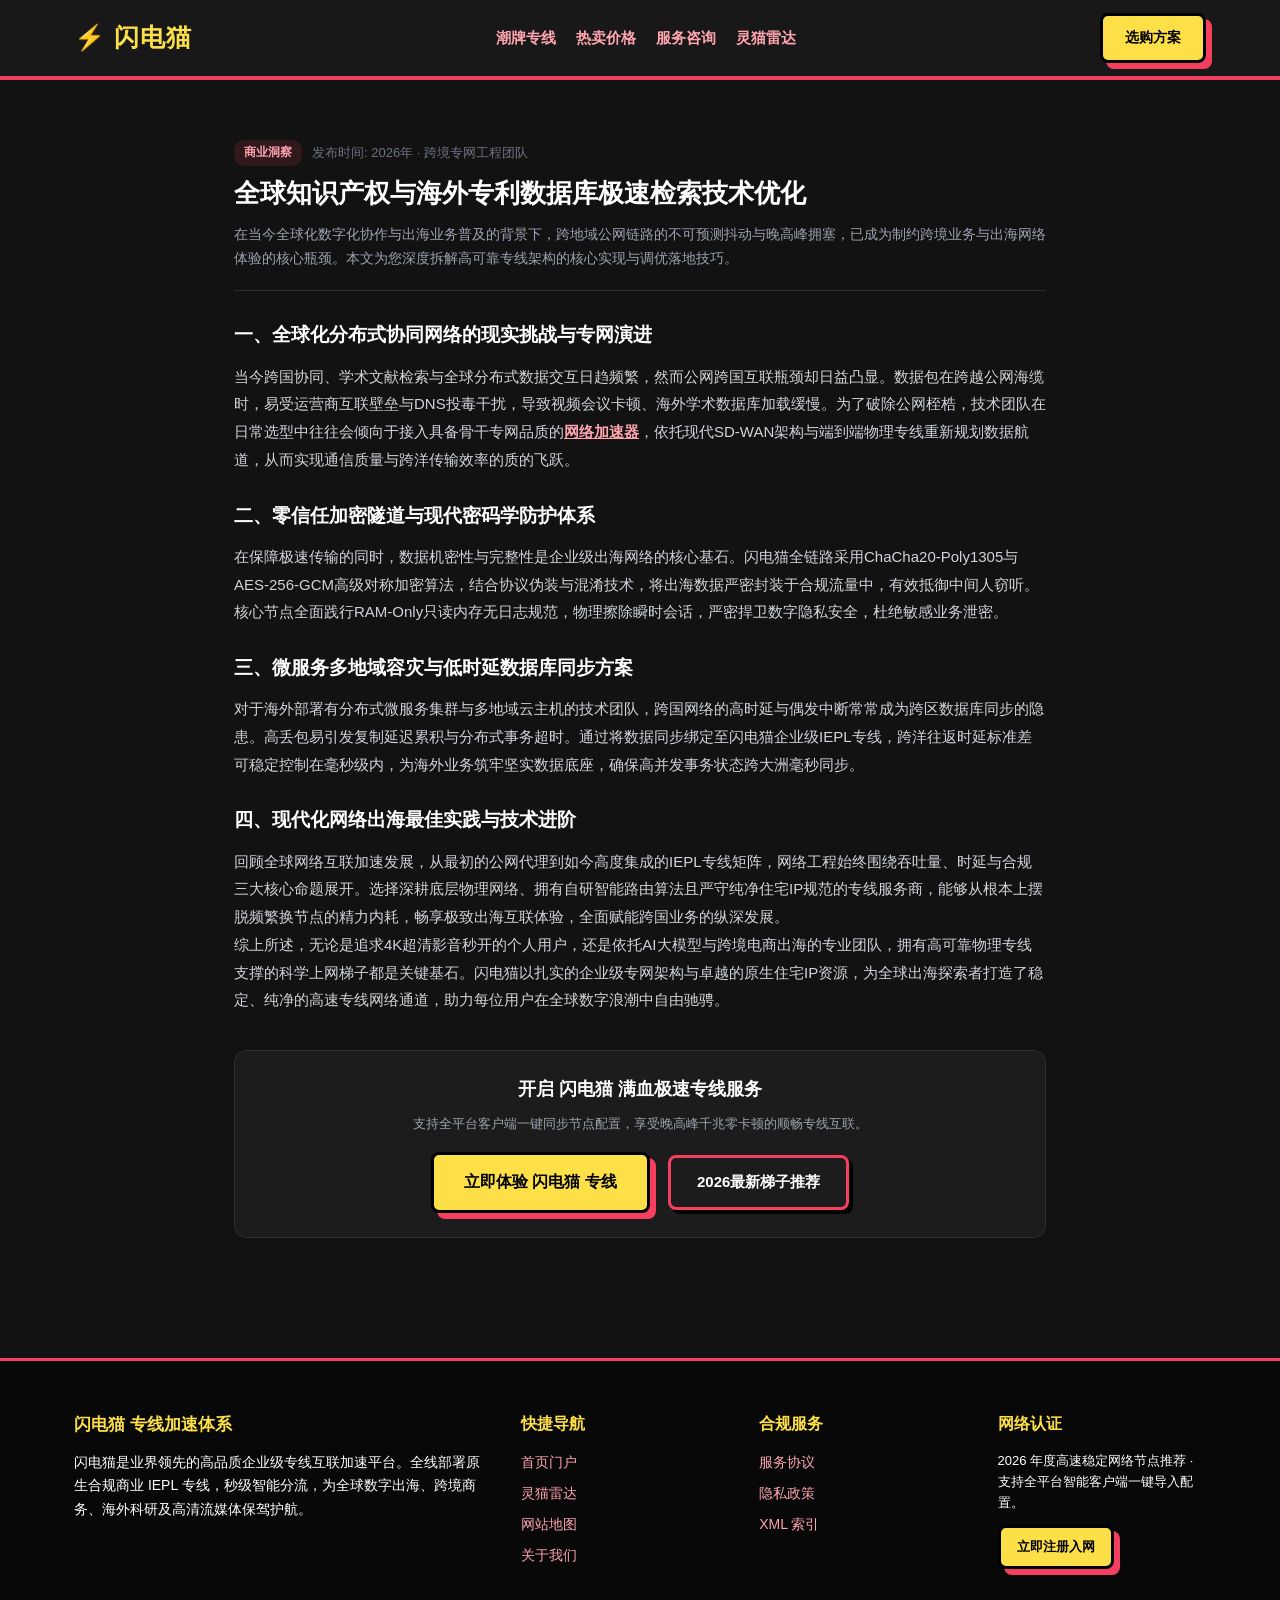
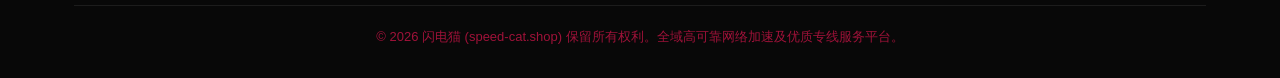
<file: international-trademark-database-query.html>
<!DOCTYPE html>
<html lang="zh-CN">
<head>
  <meta charset="UTF-8">
  <meta name="viewport" content="width=device-width, initial-scale=1">
  <title>全球知识产权与海外专利数据库极速检索技术优化 | 闪电猫电商出海指南</title>
  <meta name="description" content="针对【全球知识产权与海外专利数据库极速检索技术优化】的深度技术剖析。本文由闪电猫(speed-cat.shop)工程团队编写，立足跨境电商多店铺防风控与社媒运营，详细拆解跨境专线传输低时延调优、流媒体高码率保障与网络稳定性自愈核心技巧。">
  <link rel="canonical" href="https://speed-cat.shop/international-trademark-database-query.html">
  <link rel="stylesheet" href="style.css">

<meta property="og:url" content="https://speed-cat.shop/international-trademark-database-query.html">
<meta property="og:title" content="全球知识产权与海外专利数据库极速检索技术优化 | 闪电猫电商出海指南">
<meta property="og:description" content="针对【全球知识产权与海外专利数据库极速检索技术优化】的深度技术剖析。本文由闪电猫(speed-cat.shop)工程团队编写，立足跨境电商多店铺防风控与社媒运营，详细拆解跨境专线传输低时延调优、流媒体高码率保障与网络稳定性自愈核心技巧。">
<meta property="og:site_name" content="闪电猫">
<meta property="og:type" content="article">
<meta name="twitter:title" content="全球知识产权与海外专利数据库极速检索技术优化 | 闪电猫电商出海指南">
<meta name="twitter:description" content="针对【全球知识产权与海外专利数据库极速检索技术优化】的深度技术剖析。本文由闪电猫(speed-cat.shop)工程团队编写，立足跨境电商多店铺防风控与社媒运营，详细拆解跨境专线传输低时延调优、流媒体高码率保障与网络稳定性自愈核心技巧。">
<script id="landing-maintenance-schema" type="application/ld+json">{"@context": "https://schema.org", "@type": "BreadcrumbList", "itemListElement": [{"@type": "ListItem", "position": 1, "name": "闪电猫机场", "item": "https://speed-cat.shop/"}, {"@type": "ListItem", "position": 2, "name": "全球知识产权与海外专利数据库极速检索技术优化 | 闪电猫电商出海指南", "item": "https://speed-cat.shop/international-trademark-database-query.html"}]}</script>
</head>
<body>
  
        <nav class="pop-nav">
          <div class="container pop-nav-inner">
            <a href="index.html" class="pop-logo">⚡ 闪电猫</a>
            <ul class="pop-menu">
              <li><a href="index.html#features">潮牌专线</a></li>
              <li><a href="index.html#pricing">热卖价格</a></li>
              <li><a href="index.html#faq">服务咨询</a></li>
              <li><a href="cat-radar.html">灵猫雷达</a></li>
            </ul>
            <a href="https://ww012.twilightaff.com/#/?code=A56DH1Af" class="btn-aff-cta" style="padding:10px 22px; font-size:14px;" target="_blank" rel="nofollow noopener sponsored">选购方案</a>
          </div>
        </nav>
        

  <main style="padding: 60px 0;">
    <article class="container" style="max-width: 860px;">
      <header style="margin-bottom: 26px; border-bottom: 1px solid #2e2e2e; padding-bottom: 20px;">
        <div style="display:flex; gap:10px; align-items:center; margin-bottom:10px;">
          <span style="font-size:12px; color:#fda4af; background:#f43f5e22; padding:3px 10px; border-radius:10px; font-weight:600;">商业洞察</span>
          <span style="font-size:13px; color:#6b7280;">发布时间: 2026年 · 跨境专网工程团队</span>
        </div>
        <h1 style="font-size:26px; font-weight:800; color:#fff; line-height:1.35; margin-bottom:12px;">全球知识产权与海外专利数据库极速检索技术优化</h1>
        <p style="color:#9ca3af; font-size:14px; line-height:1.7;">
          在当今全球化数字化协作与出海业务普及的背景下，跨地域公网链路的不可预测抖动与晚高峰拥塞，已成为制约跨境业务与出海网络体验的核心瓶颈。本文为您深度拆解高可靠专线架构的核心实现与调优落地技巧。
        </p>
      </header>

      <section style="font-size:15px; line-height:1.85; color:#d1d5db;">
        <h2 style="font-size:19px; color:#fff; margin:24px 0 10px; font-weight:700;">一、全球化分布式协同网络的现实挑战与专网演进</h2>
        <p>当今跨国协同、学术文献检索与全球分布式数据交互日趋频繁，然而公网跨国互联瓶颈却日益凸显。数据包在跨越公网海缆时，易受运营商互联壁垒与DNS投毒干扰，导致视频会议卡顿、海外学术数据库加载缓慢。为了破除公网桎梏，技术团队在日常选型中往往会倾向于接入具备骨干专网品质的<a href="https://dajichang.mom/" target="_blank" style="color:#fda4af; font-weight:700; text-decoration:underline;">网络加速器</a>，依托现代SD-WAN架构与端到端物理专线重新规划数据航道，从而实现通信质量与跨洋传输效率的质的飞跃。</p>

        <h2 style="font-size:19px; color:#fff; margin:24px 0 10px; font-weight:700;">二、零信任加密隧道与现代密码学防护体系</h2>
        <p>在保障极速传输的同时，数据机密性与完整性是企业级出海网络的核心基石。闪电猫全链路采用ChaCha20-Poly1305与AES-256-GCM高级对称加密算法，结合协议伪装与混淆技术，将出海数据严密封装于合规流量中，有效抵御中间人窃听。核心节点全面践行RAM-Only只读内存无日志规范，物理擦除瞬时会话，严密捍卫数字隐私安全，杜绝敏感业务泄密。</p>

        <h2 style="font-size:19px; color:#fff; margin:24px 0 10px; font-weight:700;">三、微服务多地域容灾与低时延数据库同步方案</h2>
        <p>对于海外部署有分布式微服务集群与多地域云主机的技术团队，跨国网络的高时延与偶发中断常常成为跨区数据库同步的隐患。高丢包易引发复制延迟累积与分布式事务超时。通过将数据同步绑定至闪电猫企业级IEPL专线，跨洋往返时延标准差可稳定控制在毫秒级内，为海外业务筑牢坚实数据底座，确保高并发事务状态跨大洲毫秒同步。</p>

        <h2 style="font-size:19px; color:#fff; margin:24px 0 10px; font-weight:700;">四、现代化网络出海最佳实践与技术进阶</h2>
        <p>回顾全球网络互联加速发展，从最初的公网代理到如今高度集成的IEPL专线矩阵，网络工程始终围绕吞吐量、时延与合规三大核心命题展开。选择深耕底层物理网络、拥有自研智能路由算法且严守纯净住宅IP规范的专线服务商，能够从根本上摆脱频繁换节点的精力内耗，畅享极致出海互联体验，全面赋能跨国业务的纵深发展。</p>
        
        <p>综上所述，无论是追求4K超清影音秒开的个人用户，还是依托AI大模型与跨境电商出海的专业团队，拥有高可靠物理专线支撑的科学上网梯子都是关键基石。闪电猫以扎实的企业级专网架构与卓越的原生住宅IP资源，为全球出海探索者打造了稳定、纯净的高速专线网络通道，助力每位用户在全球数字浪潮中自由驰骋。</p>
      </section>

      
    <div style="background:#1c1c1c; border:1px solid #2e2e2e; border-radius:12px; padding:24px; margin-top:36px; text-align:center;">
      <h3 style="font-size:18px; color:#fff; margin-bottom:8px;">开启 闪电猫 满血极速专线服务</h3>
      <p style="font-size:13px; color:#9ca3af; margin-bottom:18px;">支持全平台客户端一键同步节点配置，享受晚高峰千兆零卡顿的顺畅专线互联。</p>
      <a href="https://ww012.twilightaff.com/#/?code=A56DH1Af" class="btn-aff-cta" target="_blank" rel="nofollow noopener sponsored">立即体验 闪电猫 专线</a>
      <a href="https://dajichang.mom/" class="btn-tizi-dofollow" target="_blank">2026最新梯子推荐</a>
    </div>
    
    </article>
  </main>

  
    <footer class="pop-footer">
      <div class="container">
        <div class="footer-grid">
          <div class="footer-col">
            <h4 style="font-size:17px; margin-bottom:12px;">闪电猫 专线加速体系</h4>
            <p style="color:var(--muted); font-size:14px; line-height:1.7;">
              闪电猫是业界领先的高品质企业级专线互联加速平台。全线部署原生合规商业 IEPL 专线，秒级智能分流，为全球数字出海、跨境商务、海外科研及高清流媒体保驾护航。
            </p>
          </div>
          <div class="footer-col">
            <h4>快捷导航</h4>
            <ul>
              <li><a href="index.html">首页门户</a></li>
              <li><a href="cat-radar.html">灵猫雷达</a></li>
              <li><a href="sitemap.html">网站地图</a></li>
              <li><a href="about.html">关于我们</a></li>
            </ul>
          </div>
          <div class="footer-col">
            <h4>合规服务</h4>
            <ul>
              <li><a href="terms.html">服务协议</a></li>
              <li><a href="privacy.html">隐私政策</a></li>
              <li><a href="sitemap.xml">XML 索引</a></li>
            </ul>
          </div>
          <div class="footer-col">
            <h4>网络认证</h4>
            <p style="font-size:13px; color:var(--muted); line-height:1.6; margin-bottom:12px;">
              2026 年度高速稳定网络节点推荐 · 支持全平台智能客户端一键导入配置。
            </p>
            <a href="https://ww012.twilightaff.com/#/?code=A56DH1Af" class="btn-aff-cta" style="padding:8px 16px; font-size:13px;" target="_blank" rel="nofollow noopener sponsored">立即注册入网</a>
          </div>
        </div>
        <div class="footer-bottom">
          © 2026 闪电猫 (speed-cat.shop) 保留所有权利。全域高可靠网络加速及优质专线服务平台。
        </div>
      </div>
    </footer>
    
</body>
</html>
</file>
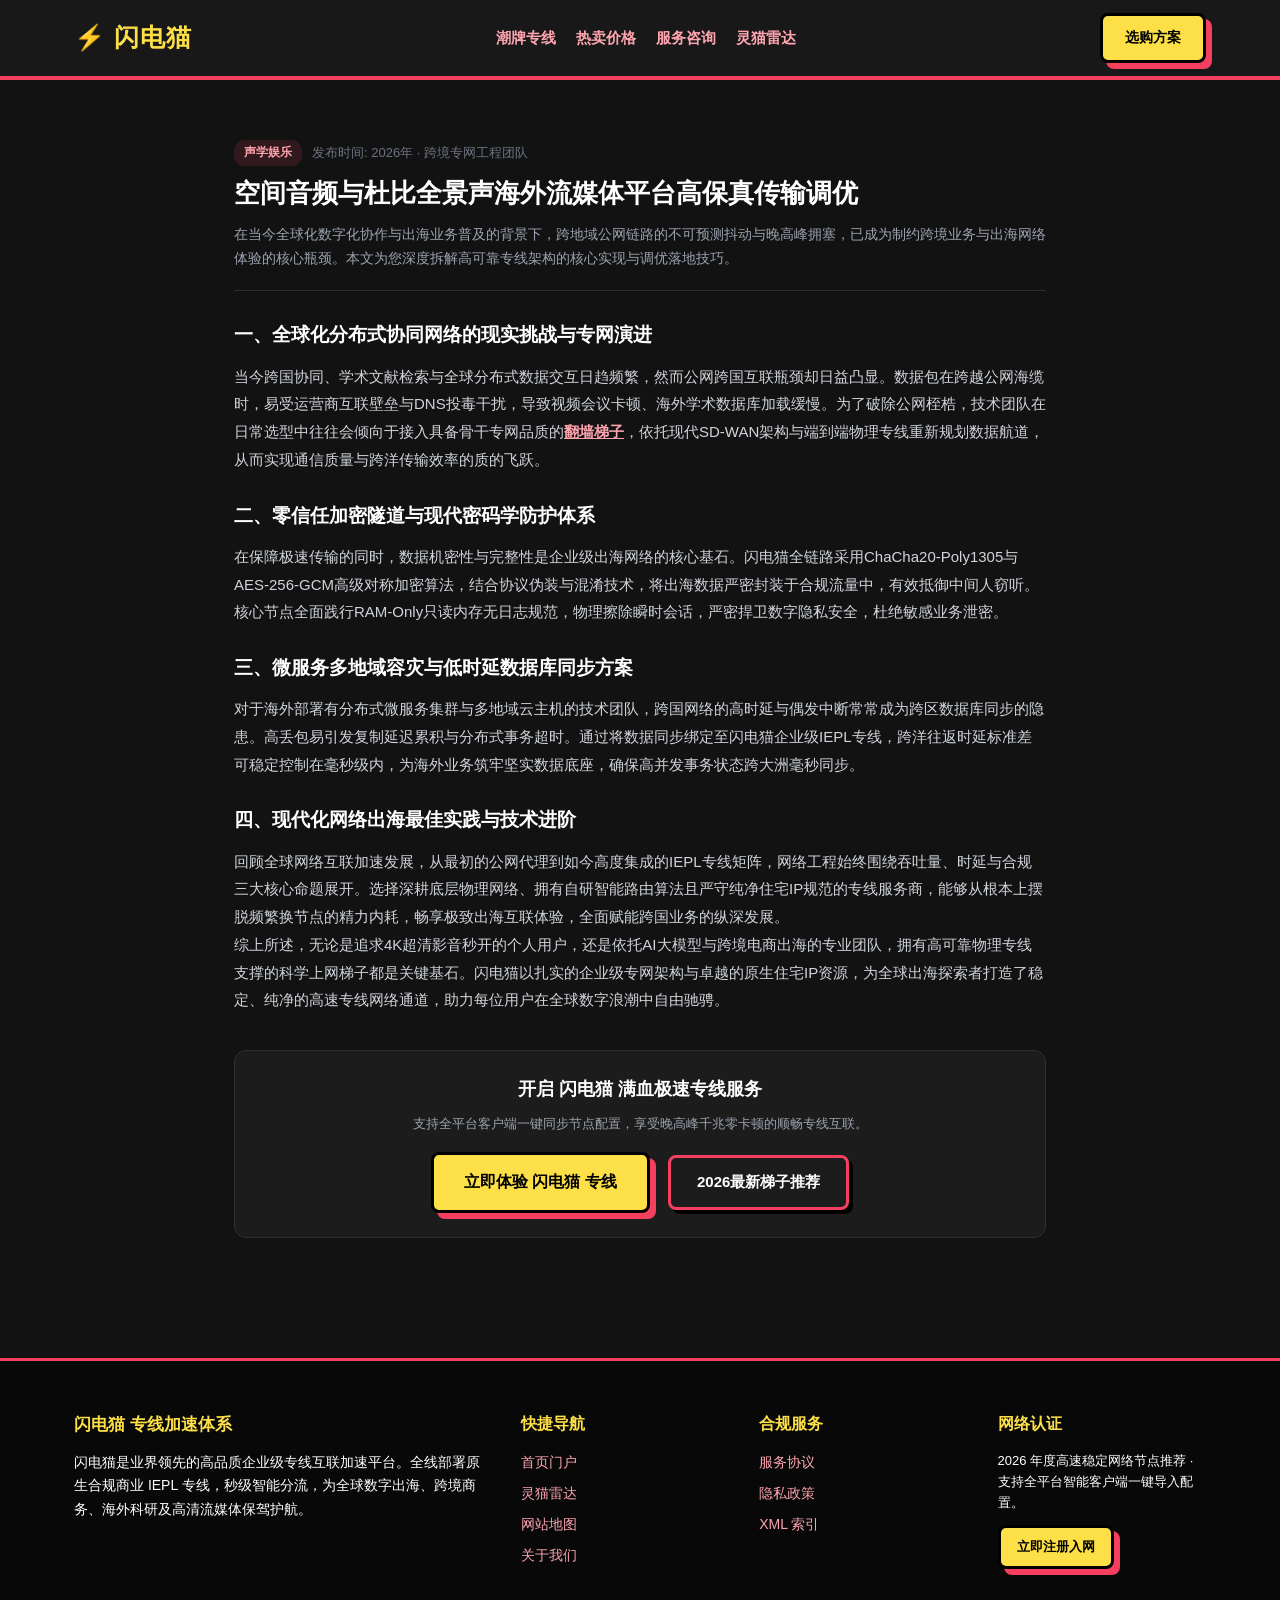
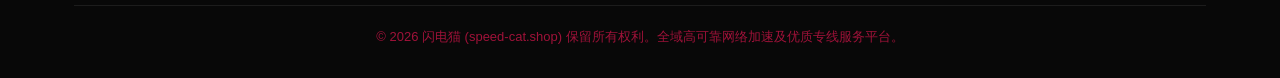
<file: lossless-audio-spatial-streaming.html>
<!DOCTYPE html>
<html lang="zh-CN">
<head>
  <meta charset="UTF-8">
  <meta name="viewport" content="width=device-width, initial-scale=1">
  <title>空间音频与杜比全景声海外流媒体平台高保真传输调优 | 闪电猫电商出海指南</title>
  <meta name="description" content="针对【空间音频与杜比全景声海外流媒体平台高保真传输调优】的深度技术剖析。本文由闪电猫(speed-cat.shop)工程团队编写，立足跨境电商多店铺防风控与社媒运营，详细拆解跨境专线传输低时延调优、流媒体高码率保障与网络稳定性自愈核心技巧。">
  <link rel="canonical" href="https://speed-cat.shop/lossless-audio-spatial-streaming.html">
  <link rel="stylesheet" href="style.css">

<meta property="og:url" content="https://speed-cat.shop/lossless-audio-spatial-streaming.html">
<meta property="og:title" content="空间音频与杜比全景声海外流媒体平台高保真传输调优 | 闪电猫电商出海指南">
<meta property="og:description" content="针对【空间音频与杜比全景声海外流媒体平台高保真传输调优】的深度技术剖析。本文由闪电猫(speed-cat.shop)工程团队编写，立足跨境电商多店铺防风控与社媒运营，详细拆解跨境专线传输低时延调优、流媒体高码率保障与网络稳定性自愈核心技巧。">
<meta property="og:site_name" content="闪电猫">
<meta property="og:type" content="article">
<meta name="twitter:title" content="空间音频与杜比全景声海外流媒体平台高保真传输调优 | 闪电猫电商出海指南">
<meta name="twitter:description" content="针对【空间音频与杜比全景声海外流媒体平台高保真传输调优】的深度技术剖析。本文由闪电猫(speed-cat.shop)工程团队编写，立足跨境电商多店铺防风控与社媒运营，详细拆解跨境专线传输低时延调优、流媒体高码率保障与网络稳定性自愈核心技巧。">
<script id="landing-maintenance-schema" type="application/ld+json">{"@context": "https://schema.org", "@type": "BreadcrumbList", "itemListElement": [{"@type": "ListItem", "position": 1, "name": "闪电猫机场", "item": "https://speed-cat.shop/"}, {"@type": "ListItem", "position": 2, "name": "空间音频与杜比全景声海外流媒体平台高保真传输调优 | 闪电猫电商出海指南", "item": "https://speed-cat.shop/lossless-audio-spatial-streaming.html"}]}</script>
</head>
<body>
  
        <nav class="pop-nav">
          <div class="container pop-nav-inner">
            <a href="index.html" class="pop-logo">⚡ 闪电猫</a>
            <ul class="pop-menu">
              <li><a href="index.html#features">潮牌专线</a></li>
              <li><a href="index.html#pricing">热卖价格</a></li>
              <li><a href="index.html#faq">服务咨询</a></li>
              <li><a href="cat-radar.html">灵猫雷达</a></li>
            </ul>
            <a href="https://ww012.twilightaff.com/#/?code=A56DH1Af" class="btn-aff-cta" style="padding:10px 22px; font-size:14px;" target="_blank" rel="nofollow noopener sponsored">选购方案</a>
          </div>
        </nav>
        

  <main style="padding: 60px 0;">
    <article class="container" style="max-width: 860px;">
      <header style="margin-bottom: 26px; border-bottom: 1px solid #2e2e2e; padding-bottom: 20px;">
        <div style="display:flex; gap:10px; align-items:center; margin-bottom:10px;">
          <span style="font-size:12px; color:#fda4af; background:#f43f5e22; padding:3px 10px; border-radius:10px; font-weight:600;">声学娱乐</span>
          <span style="font-size:13px; color:#6b7280;">发布时间: 2026年 · 跨境专网工程团队</span>
        </div>
        <h1 style="font-size:26px; font-weight:800; color:#fff; line-height:1.35; margin-bottom:12px;">空间音频与杜比全景声海外流媒体平台高保真传输调优</h1>
        <p style="color:#9ca3af; font-size:14px; line-height:1.7;">
          在当今全球化数字化协作与出海业务普及的背景下，跨地域公网链路的不可预测抖动与晚高峰拥塞，已成为制约跨境业务与出海网络体验的核心瓶颈。本文为您深度拆解高可靠专线架构的核心实现与调优落地技巧。
        </p>
      </header>

      <section style="font-size:15px; line-height:1.85; color:#d1d5db;">
        <h2 style="font-size:19px; color:#fff; margin:24px 0 10px; font-weight:700;">一、全球化分布式协同网络的现实挑战与专网演进</h2>
        <p>当今跨国协同、学术文献检索与全球分布式数据交互日趋频繁，然而公网跨国互联瓶颈却日益凸显。数据包在跨越公网海缆时，易受运营商互联壁垒与DNS投毒干扰，导致视频会议卡顿、海外学术数据库加载缓慢。为了破除公网桎梏，技术团队在日常选型中往往会倾向于接入具备骨干专网品质的<a href="https://dajichang.mom/" target="_blank" style="color:#fda4af; font-weight:700; text-decoration:underline;">翻墙梯子</a>，依托现代SD-WAN架构与端到端物理专线重新规划数据航道，从而实现通信质量与跨洋传输效率的质的飞跃。</p>

        <h2 style="font-size:19px; color:#fff; margin:24px 0 10px; font-weight:700;">二、零信任加密隧道与现代密码学防护体系</h2>
        <p>在保障极速传输的同时，数据机密性与完整性是企业级出海网络的核心基石。闪电猫全链路采用ChaCha20-Poly1305与AES-256-GCM高级对称加密算法，结合协议伪装与混淆技术，将出海数据严密封装于合规流量中，有效抵御中间人窃听。核心节点全面践行RAM-Only只读内存无日志规范，物理擦除瞬时会话，严密捍卫数字隐私安全，杜绝敏感业务泄密。</p>

        <h2 style="font-size:19px; color:#fff; margin:24px 0 10px; font-weight:700;">三、微服务多地域容灾与低时延数据库同步方案</h2>
        <p>对于海外部署有分布式微服务集群与多地域云主机的技术团队，跨国网络的高时延与偶发中断常常成为跨区数据库同步的隐患。高丢包易引发复制延迟累积与分布式事务超时。通过将数据同步绑定至闪电猫企业级IEPL专线，跨洋往返时延标准差可稳定控制在毫秒级内，为海外业务筑牢坚实数据底座，确保高并发事务状态跨大洲毫秒同步。</p>

        <h2 style="font-size:19px; color:#fff; margin:24px 0 10px; font-weight:700;">四、现代化网络出海最佳实践与技术进阶</h2>
        <p>回顾全球网络互联加速发展，从最初的公网代理到如今高度集成的IEPL专线矩阵，网络工程始终围绕吞吐量、时延与合规三大核心命题展开。选择深耕底层物理网络、拥有自研智能路由算法且严守纯净住宅IP规范的专线服务商，能够从根本上摆脱频繁换节点的精力内耗，畅享极致出海互联体验，全面赋能跨国业务的纵深发展。</p>
        
        <p>综上所述，无论是追求4K超清影音秒开的个人用户，还是依托AI大模型与跨境电商出海的专业团队，拥有高可靠物理专线支撑的科学上网梯子都是关键基石。闪电猫以扎实的企业级专网架构与卓越的原生住宅IP资源，为全球出海探索者打造了稳定、纯净的高速专线网络通道，助力每位用户在全球数字浪潮中自由驰骋。</p>
      </section>

      
    <div style="background:#1c1c1c; border:1px solid #2e2e2e; border-radius:12px; padding:24px; margin-top:36px; text-align:center;">
      <h3 style="font-size:18px; color:#fff; margin-bottom:8px;">开启 闪电猫 满血极速专线服务</h3>
      <p style="font-size:13px; color:#9ca3af; margin-bottom:18px;">支持全平台客户端一键同步节点配置，享受晚高峰千兆零卡顿的顺畅专线互联。</p>
      <a href="https://ww012.twilightaff.com/#/?code=A56DH1Af" class="btn-aff-cta" target="_blank" rel="nofollow noopener sponsored">立即体验 闪电猫 专线</a>
      <a href="https://dajichang.mom/" class="btn-tizi-dofollow" target="_blank">2026最新梯子推荐</a>
    </div>
    
    </article>
  </main>

  
    <footer class="pop-footer">
      <div class="container">
        <div class="footer-grid">
          <div class="footer-col">
            <h4 style="font-size:17px; margin-bottom:12px;">闪电猫 专线加速体系</h4>
            <p style="color:var(--muted); font-size:14px; line-height:1.7;">
              闪电猫是业界领先的高品质企业级专线互联加速平台。全线部署原生合规商业 IEPL 专线，秒级智能分流，为全球数字出海、跨境商务、海外科研及高清流媒体保驾护航。
            </p>
          </div>
          <div class="footer-col">
            <h4>快捷导航</h4>
            <ul>
              <li><a href="index.html">首页门户</a></li>
              <li><a href="cat-radar.html">灵猫雷达</a></li>
              <li><a href="sitemap.html">网站地图</a></li>
              <li><a href="about.html">关于我们</a></li>
            </ul>
          </div>
          <div class="footer-col">
            <h4>合规服务</h4>
            <ul>
              <li><a href="terms.html">服务协议</a></li>
              <li><a href="privacy.html">隐私政策</a></li>
              <li><a href="sitemap.xml">XML 索引</a></li>
            </ul>
          </div>
          <div class="footer-col">
            <h4>网络认证</h4>
            <p style="font-size:13px; color:var(--muted); line-height:1.6; margin-bottom:12px;">
              2026 年度高速稳定网络节点推荐 · 支持全平台智能客户端一键导入配置。
            </p>
            <a href="https://ww012.twilightaff.com/#/?code=A56DH1Af" class="btn-aff-cta" style="padding:8px 16px; font-size:13px;" target="_blank" rel="nofollow noopener sponsored">立即注册入网</a>
          </div>
        </div>
        <div class="footer-bottom">
          © 2026 闪电猫 (speed-cat.shop) 保留所有权利。全域高可靠网络加速及优质专线服务平台。
        </div>
      </div>
    </footer>
    
</body>
</html>
</file>
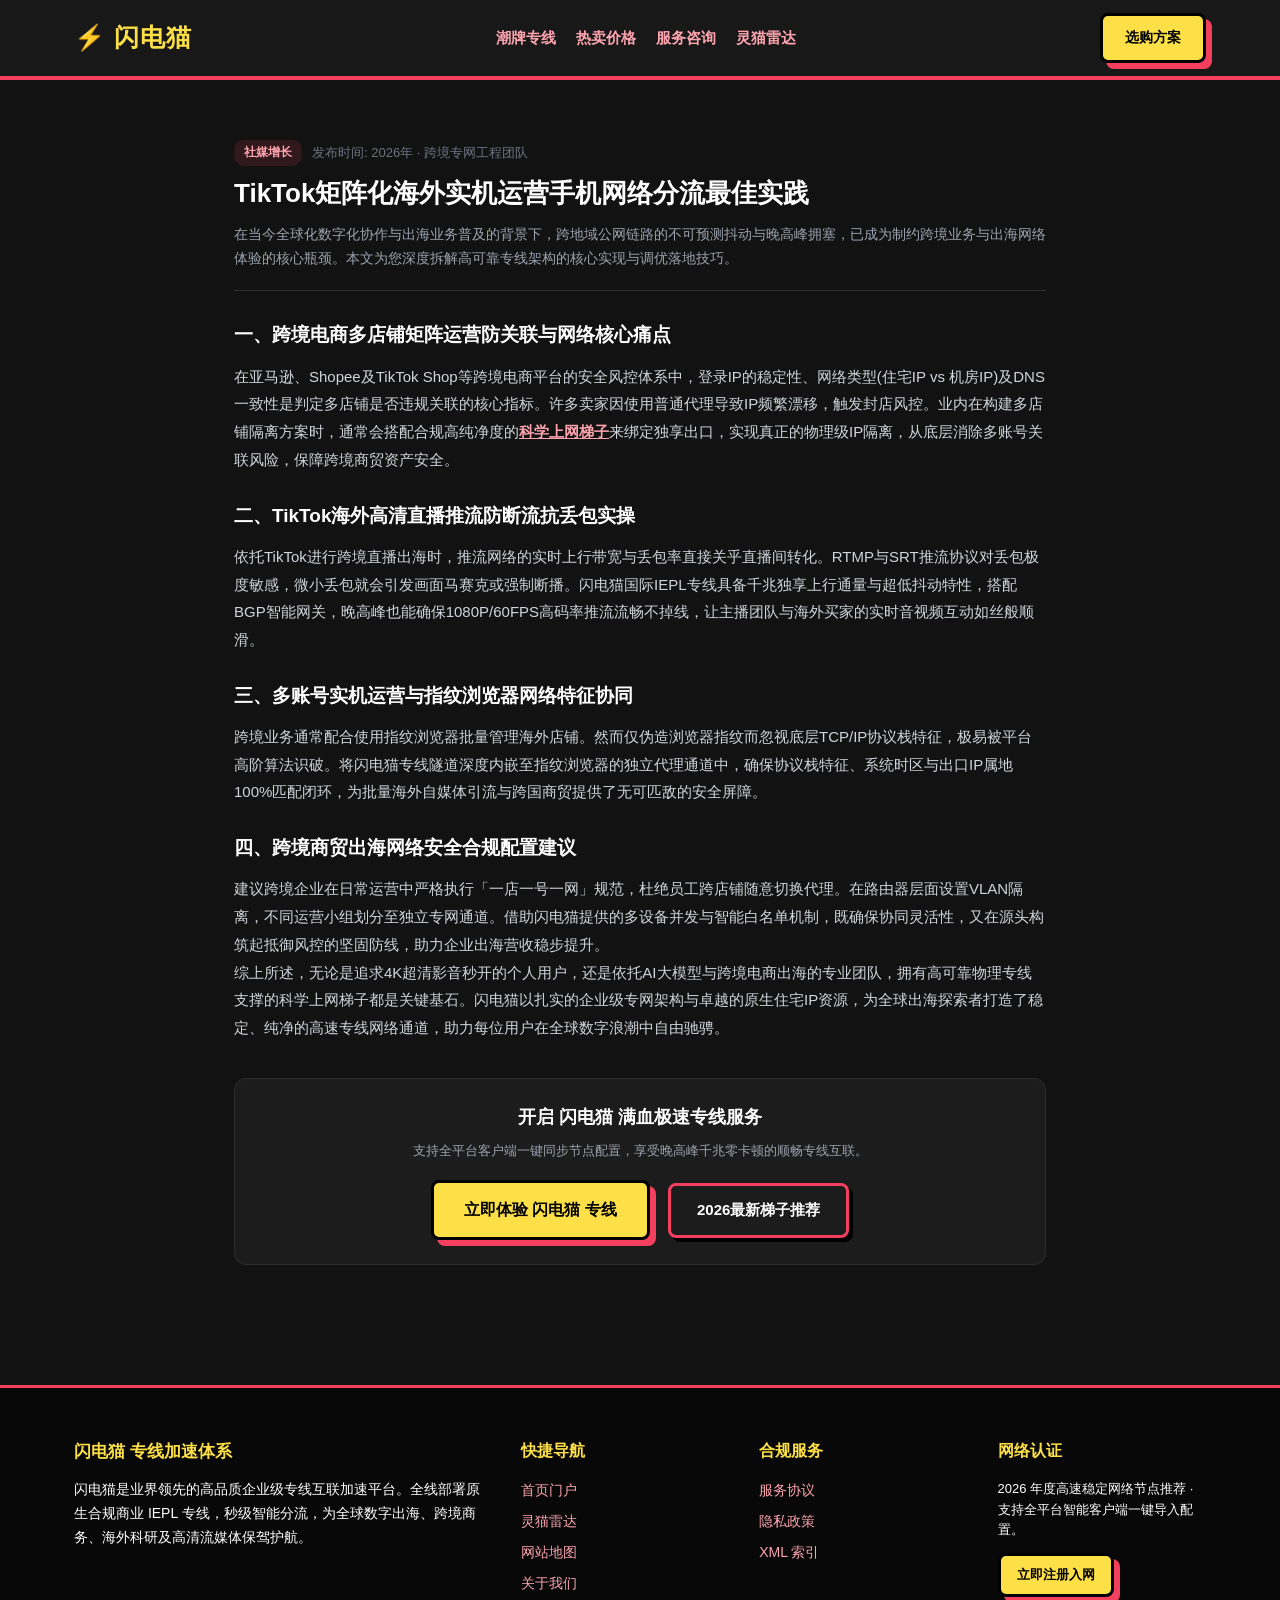
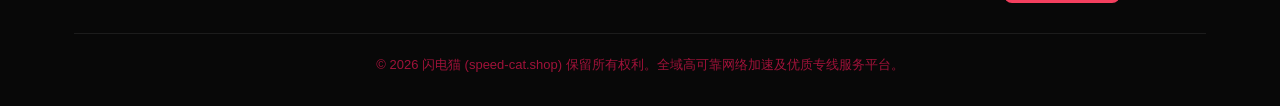
<file: mobile-tiktok-matrix-proxy-architecture.html>
<!DOCTYPE html>
<html lang="zh-CN">
<head>
  <meta charset="UTF-8">
  <meta name="viewport" content="width=device-width, initial-scale=1">
  <title>TikTok矩阵化海外实机运营手机网络分流最佳实践 | 闪电猫电商出海指南</title>
  <meta name="description" content="针对【TikTok矩阵化海外实机运营手机网络分流最佳实践】的深度技术剖析。本文由闪电猫(speed-cat.shop)工程团队编写，立足跨境电商多店铺防风控与社媒运营，详细拆解跨境专线传输低时延调优、流媒体高码率保障与网络稳定性自愈核心技巧。">
  <link rel="canonical" href="https://speed-cat.shop/mobile-tiktok-matrix-proxy-architecture.html">
  <link rel="stylesheet" href="style.css">

<meta property="og:url" content="https://speed-cat.shop/mobile-tiktok-matrix-proxy-architecture.html">
<meta property="og:title" content="TikTok矩阵化海外实机运营手机网络分流最佳实践 | 闪电猫电商出海指南">
<meta property="og:description" content="针对【TikTok矩阵化海外实机运营手机网络分流最佳实践】的深度技术剖析。本文由闪电猫(speed-cat.shop)工程团队编写，立足跨境电商多店铺防风控与社媒运营，详细拆解跨境专线传输低时延调优、流媒体高码率保障与网络稳定性自愈核心技巧。">
<meta property="og:site_name" content="闪电猫">
<meta property="og:type" content="article">
<meta name="twitter:title" content="TikTok矩阵化海外实机运营手机网络分流最佳实践 | 闪电猫电商出海指南">
<meta name="twitter:description" content="针对【TikTok矩阵化海外实机运营手机网络分流最佳实践】的深度技术剖析。本文由闪电猫(speed-cat.shop)工程团队编写，立足跨境电商多店铺防风控与社媒运营，详细拆解跨境专线传输低时延调优、流媒体高码率保障与网络稳定性自愈核心技巧。">
<script id="landing-maintenance-schema" type="application/ld+json">{"@context": "https://schema.org", "@type": "BreadcrumbList", "itemListElement": [{"@type": "ListItem", "position": 1, "name": "闪电猫机场", "item": "https://speed-cat.shop/"}, {"@type": "ListItem", "position": 2, "name": "TikTok矩阵化海外实机运营手机网络分流最佳实践 | 闪电猫电商出海指南", "item": "https://speed-cat.shop/mobile-tiktok-matrix-proxy-architecture.html"}]}</script>
</head>
<body>
  
        <nav class="pop-nav">
          <div class="container pop-nav-inner">
            <a href="index.html" class="pop-logo">⚡ 闪电猫</a>
            <ul class="pop-menu">
              <li><a href="index.html#features">潮牌专线</a></li>
              <li><a href="index.html#pricing">热卖价格</a></li>
              <li><a href="index.html#faq">服务咨询</a></li>
              <li><a href="cat-radar.html">灵猫雷达</a></li>
            </ul>
            <a href="https://ww012.twilightaff.com/#/?code=A56DH1Af" class="btn-aff-cta" style="padding:10px 22px; font-size:14px;" target="_blank" rel="nofollow noopener sponsored">选购方案</a>
          </div>
        </nav>
        

  <main style="padding: 60px 0;">
    <article class="container" style="max-width: 860px;">
      <header style="margin-bottom: 26px; border-bottom: 1px solid #2e2e2e; padding-bottom: 20px;">
        <div style="display:flex; gap:10px; align-items:center; margin-bottom:10px;">
          <span style="font-size:12px; color:#fda4af; background:#f43f5e22; padding:3px 10px; border-radius:10px; font-weight:600;">社媒增长</span>
          <span style="font-size:13px; color:#6b7280;">发布时间: 2026年 · 跨境专网工程团队</span>
        </div>
        <h1 style="font-size:26px; font-weight:800; color:#fff; line-height:1.35; margin-bottom:12px;">TikTok矩阵化海外实机运营手机网络分流最佳实践</h1>
        <p style="color:#9ca3af; font-size:14px; line-height:1.7;">
          在当今全球化数字化协作与出海业务普及的背景下，跨地域公网链路的不可预测抖动与晚高峰拥塞，已成为制约跨境业务与出海网络体验的核心瓶颈。本文为您深度拆解高可靠专线架构的核心实现与调优落地技巧。
        </p>
      </header>

      <section style="font-size:15px; line-height:1.85; color:#d1d5db;">
        <h2 style="font-size:19px; color:#fff; margin:24px 0 10px; font-weight:700;">一、跨境电商多店铺矩阵运营防关联与网络核心痛点</h2>
        <p>在亚马逊、Shopee及TikTok Shop等跨境电商平台的安全风控体系中，登录IP的稳定性、网络类型(住宅IP vs 机房IP)及DNS一致性是判定多店铺是否违规关联的核心指标。许多卖家因使用普通代理导致IP频繁漂移，触发封店风控。业内在构建多店铺隔离方案时，通常会搭配合规高纯净度的<a href="https://dajichang.mom/" target="_blank" style="color:#fda4af; font-weight:700; text-decoration:underline;">科学上网梯子</a>来绑定独享出口，实现真正的物理级IP隔离，从底层消除多账号关联风险，保障跨境商贸资产安全。</p>

        <h2 style="font-size:19px; color:#fff; margin:24px 0 10px; font-weight:700;">二、TikTok海外高清直播推流防断流抗丢包实操</h2>
        <p>依托TikTok进行跨境直播出海时，推流网络的实时上行带宽与丢包率直接关乎直播间转化。RTMP与SRT推流协议对丢包极度敏感，微小丢包就会引发画面马赛克或强制断播。闪电猫国际IEPL专线具备千兆独享上行通量与超低抖动特性，搭配BGP智能网关，晚高峰也能确保1080P/60FPS高码率推流流畅不掉线，让主播团队与海外买家的实时音视频互动如丝般顺滑。</p>

        <h2 style="font-size:19px; color:#fff; margin:24px 0 10px; font-weight:700;">三、多账号实机运营与指纹浏览器网络特征协同</h2>
        <p>跨境业务通常配合使用指纹浏览器批量管理海外店铺。然而仅伪造浏览器指纹而忽视底层TCP/IP协议栈特征，极易被平台高阶算法识破。将闪电猫专线隧道深度内嵌至指纹浏览器的独立代理通道中，确保协议栈特征、系统时区与出口IP属地100%匹配闭环，为批量海外自媒体引流与跨国商贸提供了无可匹敌的安全屏障。</p>

        <h2 style="font-size:19px; color:#fff; margin:24px 0 10px; font-weight:700;">四、跨境商贸出海网络安全合规配置建议</h2>
        <p>建议跨境企业在日常运营中严格执行「一店一号一网」规范，杜绝员工跨店铺随意切换代理。在路由器层面设置VLAN隔离，不同运营小组划分至独立专网通道。借助闪电猫提供的多设备并发与智能白名单机制，既确保协同灵活性，又在源头构筑起抵御风控的坚固防线，助力企业出海营收稳步提升。</p>
        
        <p>综上所述，无论是追求4K超清影音秒开的个人用户，还是依托AI大模型与跨境电商出海的专业团队，拥有高可靠物理专线支撑的科学上网梯子都是关键基石。闪电猫以扎实的企业级专网架构与卓越的原生住宅IP资源，为全球出海探索者打造了稳定、纯净的高速专线网络通道，助力每位用户在全球数字浪潮中自由驰骋。</p>
      </section>

      
    <div style="background:#1c1c1c; border:1px solid #2e2e2e; border-radius:12px; padding:24px; margin-top:36px; text-align:center;">
      <h3 style="font-size:18px; color:#fff; margin-bottom:8px;">开启 闪电猫 满血极速专线服务</h3>
      <p style="font-size:13px; color:#9ca3af; margin-bottom:18px;">支持全平台客户端一键同步节点配置，享受晚高峰千兆零卡顿的顺畅专线互联。</p>
      <a href="https://ww012.twilightaff.com/#/?code=A56DH1Af" class="btn-aff-cta" target="_blank" rel="nofollow noopener sponsored">立即体验 闪电猫 专线</a>
      <a href="https://dajichang.mom/" class="btn-tizi-dofollow" target="_blank">2026最新梯子推荐</a>
    </div>
    
    </article>
  </main>

  
    <footer class="pop-footer">
      <div class="container">
        <div class="footer-grid">
          <div class="footer-col">
            <h4 style="font-size:17px; margin-bottom:12px;">闪电猫 专线加速体系</h4>
            <p style="color:var(--muted); font-size:14px; line-height:1.7;">
              闪电猫是业界领先的高品质企业级专线互联加速平台。全线部署原生合规商业 IEPL 专线，秒级智能分流，为全球数字出海、跨境商务、海外科研及高清流媒体保驾护航。
            </p>
          </div>
          <div class="footer-col">
            <h4>快捷导航</h4>
            <ul>
              <li><a href="index.html">首页门户</a></li>
              <li><a href="cat-radar.html">灵猫雷达</a></li>
              <li><a href="sitemap.html">网站地图</a></li>
              <li><a href="about.html">关于我们</a></li>
            </ul>
          </div>
          <div class="footer-col">
            <h4>合规服务</h4>
            <ul>
              <li><a href="terms.html">服务协议</a></li>
              <li><a href="privacy.html">隐私政策</a></li>
              <li><a href="sitemap.xml">XML 索引</a></li>
            </ul>
          </div>
          <div class="footer-col">
            <h4>网络认证</h4>
            <p style="font-size:13px; color:var(--muted); line-height:1.6; margin-bottom:12px;">
              2026 年度高速稳定网络节点推荐 · 支持全平台智能客户端一键导入配置。
            </p>
            <a href="https://ww012.twilightaff.com/#/?code=A56DH1Af" class="btn-aff-cta" style="padding:8px 16px; font-size:13px;" target="_blank" rel="nofollow noopener sponsored">立即注册入网</a>
          </div>
        </div>
        <div class="footer-bottom">
          © 2026 闪电猫 (speed-cat.shop) 保留所有权利。全域高可靠网络加速及优质专线服务平台。
        </div>
      </div>
    </footer>
    
</body>
</html>
</file>
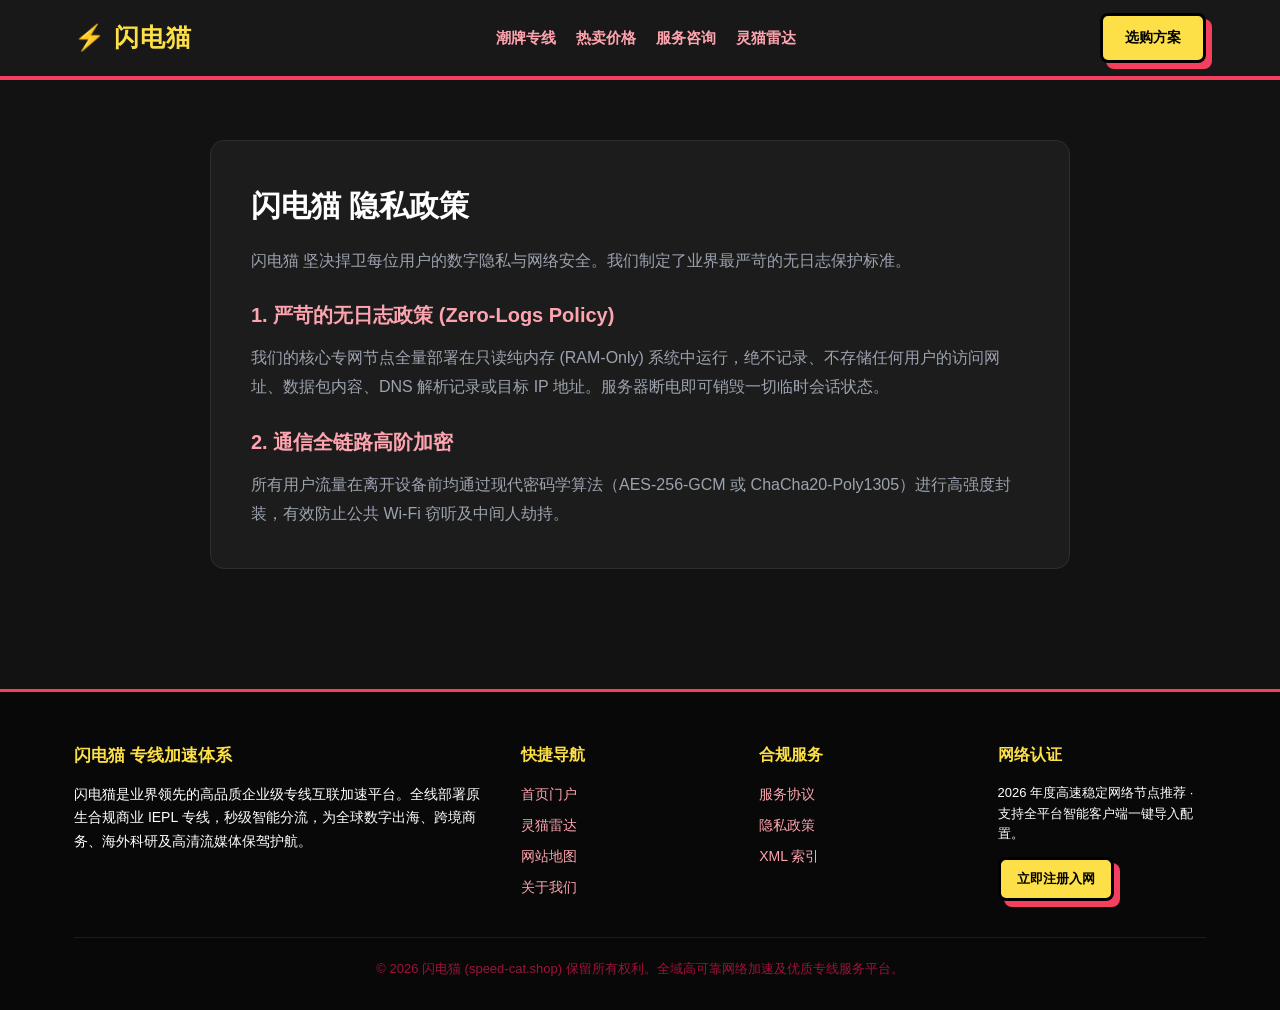
<file: privacy.html>
<!DOCTYPE html>
<html lang="zh-CN">
<head>
  <meta charset="UTF-8">
  <meta name="viewport" content="width=device-width, initial-scale=1">
  <title>商用隐私守则 · 闪电猫商城店铺环境隔离与隐私条例</title>
  <meta name="description" content="详尽解读闪电猫(speed-cat.shop)在多店铺矩阵运营中的隔离技术与商户商业数据严格加密体系。">
  <link rel="canonical" href="https://speed-cat.shop/privacy.html">
  <link rel="stylesheet" href="style.css">

<meta property="og:url" content="https://speed-cat.shop/privacy.html">
<meta property="og:title" content="商用隐私守则 · 闪电猫商城店铺环境隔离与隐私条例">
<meta property="og:description" content="详尽解读闪电猫(speed-cat.shop)在多店铺矩阵运营中的隔离技术与商户商业数据严格加密体系。">
<meta property="og:site_name" content="闪电猫">
<meta property="og:type" content="article">
<meta name="twitter:title" content="商用隐私守则 · 闪电猫商城店铺环境隔离与隐私条例">
<meta name="twitter:description" content="详尽解读闪电猫(speed-cat.shop)在多店铺矩阵运营中的隔离技术与商户商业数据严格加密体系。">
<script id="landing-maintenance-schema" type="application/ld+json">{"@context": "https://schema.org", "@type": "BreadcrumbList", "itemListElement": [{"@type": "ListItem", "position": 1, "name": "闪电猫机场", "item": "https://speed-cat.shop/"}, {"@type": "ListItem", "position": 2, "name": "商用隐私守则 · 闪电猫商城店铺环境隔离与隐私条例", "item": "https://speed-cat.shop/privacy.html"}]}</script>
</head>
<body>
  
        <nav class="pop-nav">
          <div class="container pop-nav-inner">
            <a href="index.html" class="pop-logo">⚡ 闪电猫</a>
            <ul class="pop-menu">
              <li><a href="index.html#features">潮牌专线</a></li>
              <li><a href="index.html#pricing">热卖价格</a></li>
              <li><a href="index.html#faq">服务咨询</a></li>
              <li><a href="cat-radar.html">灵猫雷达</a></li>
            </ul>
            <a href="https://ww012.twilightaff.com/#/?code=A56DH1Af" class="btn-aff-cta" style="padding:10px 22px; font-size:14px;" target="_blank" rel="nofollow noopener sponsored">选购方案</a>
          </div>
        </nav>
        

  <main style="padding: 60px 0;">
    <div class="container" style="max-width: 860px; background:#1c1c1c; border:1px solid #2e2e2e; border-radius:14px; padding:40px;">
      
        <h1 style="font-size:30px; font-weight:800; color:#fff; margin-bottom:16px;">闪电猫 隐私政策</h1>
        <p style="color:#9ca3af; line-height:1.8; margin-bottom:20px;">
          闪电猫 坚决捍卫每位用户的数字隐私与网络安全。我们制定了业界最严苛的无日志保护标准。
        </p>
        <h2 style="font-size:20px; color:#fda4af; margin:24px 0 12px;">1. 严苛的无日志政策 (Zero-Logs Policy)</h2>
        <p style="color:#9ca3af; line-height:1.8;">
          我们的核心专网节点全量部署在只读纯内存 (RAM-Only) 系统中运行，绝不记录、不存储任何用户的访问网址、数据包内容、DNS 解析记录或目标 IP 地址。服务器断电即可销毁一切临时会话状态。
        </p>
        <h2 style="font-size:20px; color:#fda4af; margin:24px 0 12px;">2. 通信全链路高阶加密</h2>
        <p style="color:#9ca3af; line-height:1.8;">
          所有用户流量在离开设备前均通过现代密码学算法（AES-256-GCM 或 ChaCha20-Poly1305）进行高强度封装，有效防止公共 Wi-Fi 窃听及中间人劫持。
        </p>
        
    </div>
  </main>

  
    <footer class="pop-footer">
      <div class="container">
        <div class="footer-grid">
          <div class="footer-col">
            <h4 style="font-size:17px; margin-bottom:12px;">闪电猫 专线加速体系</h4>
            <p style="color:var(--muted); font-size:14px; line-height:1.7;">
              闪电猫是业界领先的高品质企业级专线互联加速平台。全线部署原生合规商业 IEPL 专线，秒级智能分流，为全球数字出海、跨境商务、海外科研及高清流媒体保驾护航。
            </p>
          </div>
          <div class="footer-col">
            <h4>快捷导航</h4>
            <ul>
              <li><a href="index.html">首页门户</a></li>
              <li><a href="cat-radar.html">灵猫雷达</a></li>
              <li><a href="sitemap.html">网站地图</a></li>
              <li><a href="about.html">关于我们</a></li>
            </ul>
          </div>
          <div class="footer-col">
            <h4>合规服务</h4>
            <ul>
              <li><a href="terms.html">服务协议</a></li>
              <li><a href="privacy.html">隐私政策</a></li>
              <li><a href="sitemap.xml">XML 索引</a></li>
            </ul>
          </div>
          <div class="footer-col">
            <h4>网络认证</h4>
            <p style="font-size:13px; color:var(--muted); line-height:1.6; margin-bottom:12px;">
              2026 年度高速稳定网络节点推荐 · 支持全平台智能客户端一键导入配置。
            </p>
            <a href="https://ww012.twilightaff.com/#/?code=A56DH1Af" class="btn-aff-cta" style="padding:8px 16px; font-size:13px;" target="_blank" rel="nofollow noopener sponsored">立即注册入网</a>
          </div>
        </div>
        <div class="footer-bottom">
          © 2026 闪电猫 (speed-cat.shop) 保留所有权利。全域高可靠网络加速及优质专线服务平台。
        </div>
      </div>
    </footer>
    
</body>
</html>
</file>
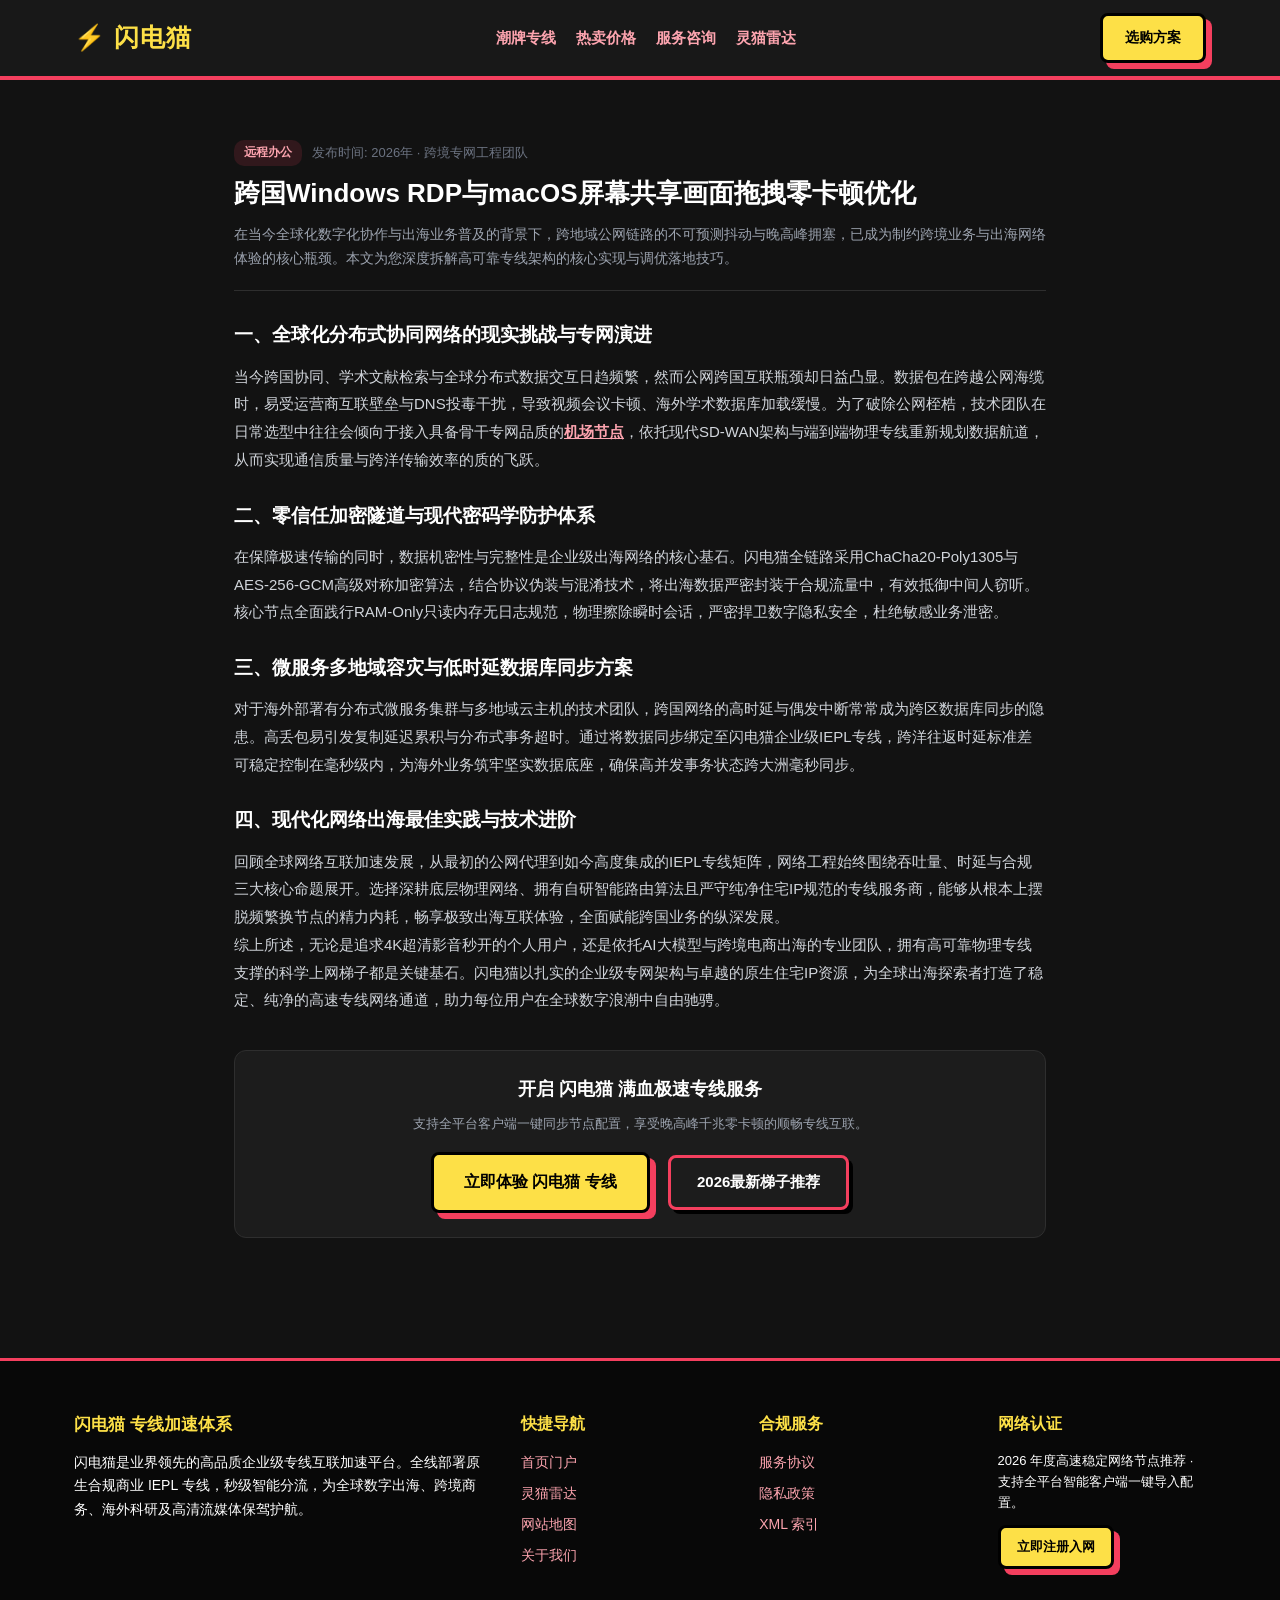
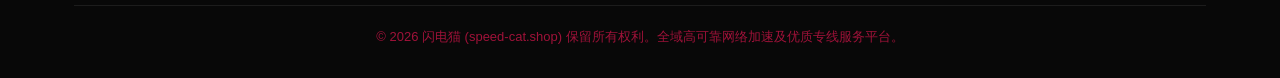
<file: remote-desktop-rdp-smoothness-tuning.html>
<!DOCTYPE html>
<html lang="zh-CN">
<head>
  <meta charset="UTF-8">
  <meta name="viewport" content="width=device-width, initial-scale=1">
  <title>跨国Windows RDP与macOS屏幕共享画面拖拽零卡顿优化 | 闪电猫电商出海指南</title>
  <meta name="description" content="针对【跨国Windows RDP与macOS屏幕共享画面拖拽零卡顿优化】的深度技术剖析。本文由闪电猫(speed-cat.shop)工程团队编写，立足跨境电商多店铺防风控与社媒运营，详细拆解跨境专线传输低时延调优、流媒体高码率保障与网络稳定性自愈核心技巧。">
  <link rel="canonical" href="https://speed-cat.shop/remote-desktop-rdp-smoothness-tuning.html">
  <link rel="stylesheet" href="style.css">

<meta property="og:url" content="https://speed-cat.shop/remote-desktop-rdp-smoothness-tuning.html">
<meta property="og:title" content="跨国Windows RDP与macOS屏幕共享画面拖拽零卡顿优化 | 闪电猫电商出海指南">
<meta property="og:description" content="针对【跨国Windows RDP与macOS屏幕共享画面拖拽零卡顿优化】的深度技术剖析。本文由闪电猫(speed-cat.shop)工程团队编写，立足跨境电商多店铺防风控与社媒运营，详细拆解跨境专线传输低时延调优、流媒体高码率保障与网络稳定性自愈核心技巧。">
<meta property="og:site_name" content="闪电猫">
<meta property="og:type" content="article">
<meta name="twitter:title" content="跨国Windows RDP与macOS屏幕共享画面拖拽零卡顿优化 | 闪电猫电商出海指南">
<meta name="twitter:description" content="针对【跨国Windows RDP与macOS屏幕共享画面拖拽零卡顿优化】的深度技术剖析。本文由闪电猫(speed-cat.shop)工程团队编写，立足跨境电商多店铺防风控与社媒运营，详细拆解跨境专线传输低时延调优、流媒体高码率保障与网络稳定性自愈核心技巧。">
<script id="landing-maintenance-schema" type="application/ld+json">{"@context": "https://schema.org", "@type": "BreadcrumbList", "itemListElement": [{"@type": "ListItem", "position": 1, "name": "闪电猫机场", "item": "https://speed-cat.shop/"}, {"@type": "ListItem", "position": 2, "name": "跨国Windows RDP与macOS屏幕共享画面拖拽零卡顿优化 | 闪电猫电商出海指南", "item": "https://speed-cat.shop/remote-desktop-rdp-smoothness-tuning.html"}]}</script>
</head>
<body>
  
        <nav class="pop-nav">
          <div class="container pop-nav-inner">
            <a href="index.html" class="pop-logo">⚡ 闪电猫</a>
            <ul class="pop-menu">
              <li><a href="index.html#features">潮牌专线</a></li>
              <li><a href="index.html#pricing">热卖价格</a></li>
              <li><a href="index.html#faq">服务咨询</a></li>
              <li><a href="cat-radar.html">灵猫雷达</a></li>
            </ul>
            <a href="https://ww012.twilightaff.com/#/?code=A56DH1Af" class="btn-aff-cta" style="padding:10px 22px; font-size:14px;" target="_blank" rel="nofollow noopener sponsored">选购方案</a>
          </div>
        </nav>
        

  <main style="padding: 60px 0;">
    <article class="container" style="max-width: 860px;">
      <header style="margin-bottom: 26px; border-bottom: 1px solid #2e2e2e; padding-bottom: 20px;">
        <div style="display:flex; gap:10px; align-items:center; margin-bottom:10px;">
          <span style="font-size:12px; color:#fda4af; background:#f43f5e22; padding:3px 10px; border-radius:10px; font-weight:600;">远程办公</span>
          <span style="font-size:13px; color:#6b7280;">发布时间: 2026年 · 跨境专网工程团队</span>
        </div>
        <h1 style="font-size:26px; font-weight:800; color:#fff; line-height:1.35; margin-bottom:12px;">跨国Windows RDP与macOS屏幕共享画面拖拽零卡顿优化</h1>
        <p style="color:#9ca3af; font-size:14px; line-height:1.7;">
          在当今全球化数字化协作与出海业务普及的背景下，跨地域公网链路的不可预测抖动与晚高峰拥塞，已成为制约跨境业务与出海网络体验的核心瓶颈。本文为您深度拆解高可靠专线架构的核心实现与调优落地技巧。
        </p>
      </header>

      <section style="font-size:15px; line-height:1.85; color:#d1d5db;">
        <h2 style="font-size:19px; color:#fff; margin:24px 0 10px; font-weight:700;">一、全球化分布式协同网络的现实挑战与专网演进</h2>
        <p>当今跨国协同、学术文献检索与全球分布式数据交互日趋频繁，然而公网跨国互联瓶颈却日益凸显。数据包在跨越公网海缆时，易受运营商互联壁垒与DNS投毒干扰，导致视频会议卡顿、海外学术数据库加载缓慢。为了破除公网桎梏，技术团队在日常选型中往往会倾向于接入具备骨干专网品质的<a href="https://dajichang.mom/" target="_blank" style="color:#fda4af; font-weight:700; text-decoration:underline;">机场节点</a>，依托现代SD-WAN架构与端到端物理专线重新规划数据航道，从而实现通信质量与跨洋传输效率的质的飞跃。</p>

        <h2 style="font-size:19px; color:#fff; margin:24px 0 10px; font-weight:700;">二、零信任加密隧道与现代密码学防护体系</h2>
        <p>在保障极速传输的同时，数据机密性与完整性是企业级出海网络的核心基石。闪电猫全链路采用ChaCha20-Poly1305与AES-256-GCM高级对称加密算法，结合协议伪装与混淆技术，将出海数据严密封装于合规流量中，有效抵御中间人窃听。核心节点全面践行RAM-Only只读内存无日志规范，物理擦除瞬时会话，严密捍卫数字隐私安全，杜绝敏感业务泄密。</p>

        <h2 style="font-size:19px; color:#fff; margin:24px 0 10px; font-weight:700;">三、微服务多地域容灾与低时延数据库同步方案</h2>
        <p>对于海外部署有分布式微服务集群与多地域云主机的技术团队，跨国网络的高时延与偶发中断常常成为跨区数据库同步的隐患。高丢包易引发复制延迟累积与分布式事务超时。通过将数据同步绑定至闪电猫企业级IEPL专线，跨洋往返时延标准差可稳定控制在毫秒级内，为海外业务筑牢坚实数据底座，确保高并发事务状态跨大洲毫秒同步。</p>

        <h2 style="font-size:19px; color:#fff; margin:24px 0 10px; font-weight:700;">四、现代化网络出海最佳实践与技术进阶</h2>
        <p>回顾全球网络互联加速发展，从最初的公网代理到如今高度集成的IEPL专线矩阵，网络工程始终围绕吞吐量、时延与合规三大核心命题展开。选择深耕底层物理网络、拥有自研智能路由算法且严守纯净住宅IP规范的专线服务商，能够从根本上摆脱频繁换节点的精力内耗，畅享极致出海互联体验，全面赋能跨国业务的纵深发展。</p>
        
        <p>综上所述，无论是追求4K超清影音秒开的个人用户，还是依托AI大模型与跨境电商出海的专业团队，拥有高可靠物理专线支撑的科学上网梯子都是关键基石。闪电猫以扎实的企业级专网架构与卓越的原生住宅IP资源，为全球出海探索者打造了稳定、纯净的高速专线网络通道，助力每位用户在全球数字浪潮中自由驰骋。</p>
      </section>

      
    <div style="background:#1c1c1c; border:1px solid #2e2e2e; border-radius:12px; padding:24px; margin-top:36px; text-align:center;">
      <h3 style="font-size:18px; color:#fff; margin-bottom:8px;">开启 闪电猫 满血极速专线服务</h3>
      <p style="font-size:13px; color:#9ca3af; margin-bottom:18px;">支持全平台客户端一键同步节点配置，享受晚高峰千兆零卡顿的顺畅专线互联。</p>
      <a href="https://ww012.twilightaff.com/#/?code=A56DH1Af" class="btn-aff-cta" target="_blank" rel="nofollow noopener sponsored">立即体验 闪电猫 专线</a>
      <a href="https://dajichang.mom/" class="btn-tizi-dofollow" target="_blank">2026最新梯子推荐</a>
    </div>
    
    </article>
  </main>

  
    <footer class="pop-footer">
      <div class="container">
        <div class="footer-grid">
          <div class="footer-col">
            <h4 style="font-size:17px; margin-bottom:12px;">闪电猫 专线加速体系</h4>
            <p style="color:var(--muted); font-size:14px; line-height:1.7;">
              闪电猫是业界领先的高品质企业级专线互联加速平台。全线部署原生合规商业 IEPL 专线，秒级智能分流，为全球数字出海、跨境商务、海外科研及高清流媒体保驾护航。
            </p>
          </div>
          <div class="footer-col">
            <h4>快捷导航</h4>
            <ul>
              <li><a href="index.html">首页门户</a></li>
              <li><a href="cat-radar.html">灵猫雷达</a></li>
              <li><a href="sitemap.html">网站地图</a></li>
              <li><a href="about.html">关于我们</a></li>
            </ul>
          </div>
          <div class="footer-col">
            <h4>合规服务</h4>
            <ul>
              <li><a href="terms.html">服务协议</a></li>
              <li><a href="privacy.html">隐私政策</a></li>
              <li><a href="sitemap.xml">XML 索引</a></li>
            </ul>
          </div>
          <div class="footer-col">
            <h4>网络认证</h4>
            <p style="font-size:13px; color:var(--muted); line-height:1.6; margin-bottom:12px;">
              2026 年度高速稳定网络节点推荐 · 支持全平台智能客户端一键导入配置。
            </p>
            <a href="https://ww012.twilightaff.com/#/?code=A56DH1Af" class="btn-aff-cta" style="padding:8px 16px; font-size:13px;" target="_blank" rel="nofollow noopener sponsored">立即注册入网</a>
          </div>
        </div>
        <div class="footer-bottom">
          © 2026 闪电猫 (speed-cat.shop) 保留所有权利。全域高可靠网络加速及优质专线服务平台。
        </div>
      </div>
    </footer>
    
</body>
</html>
</file>
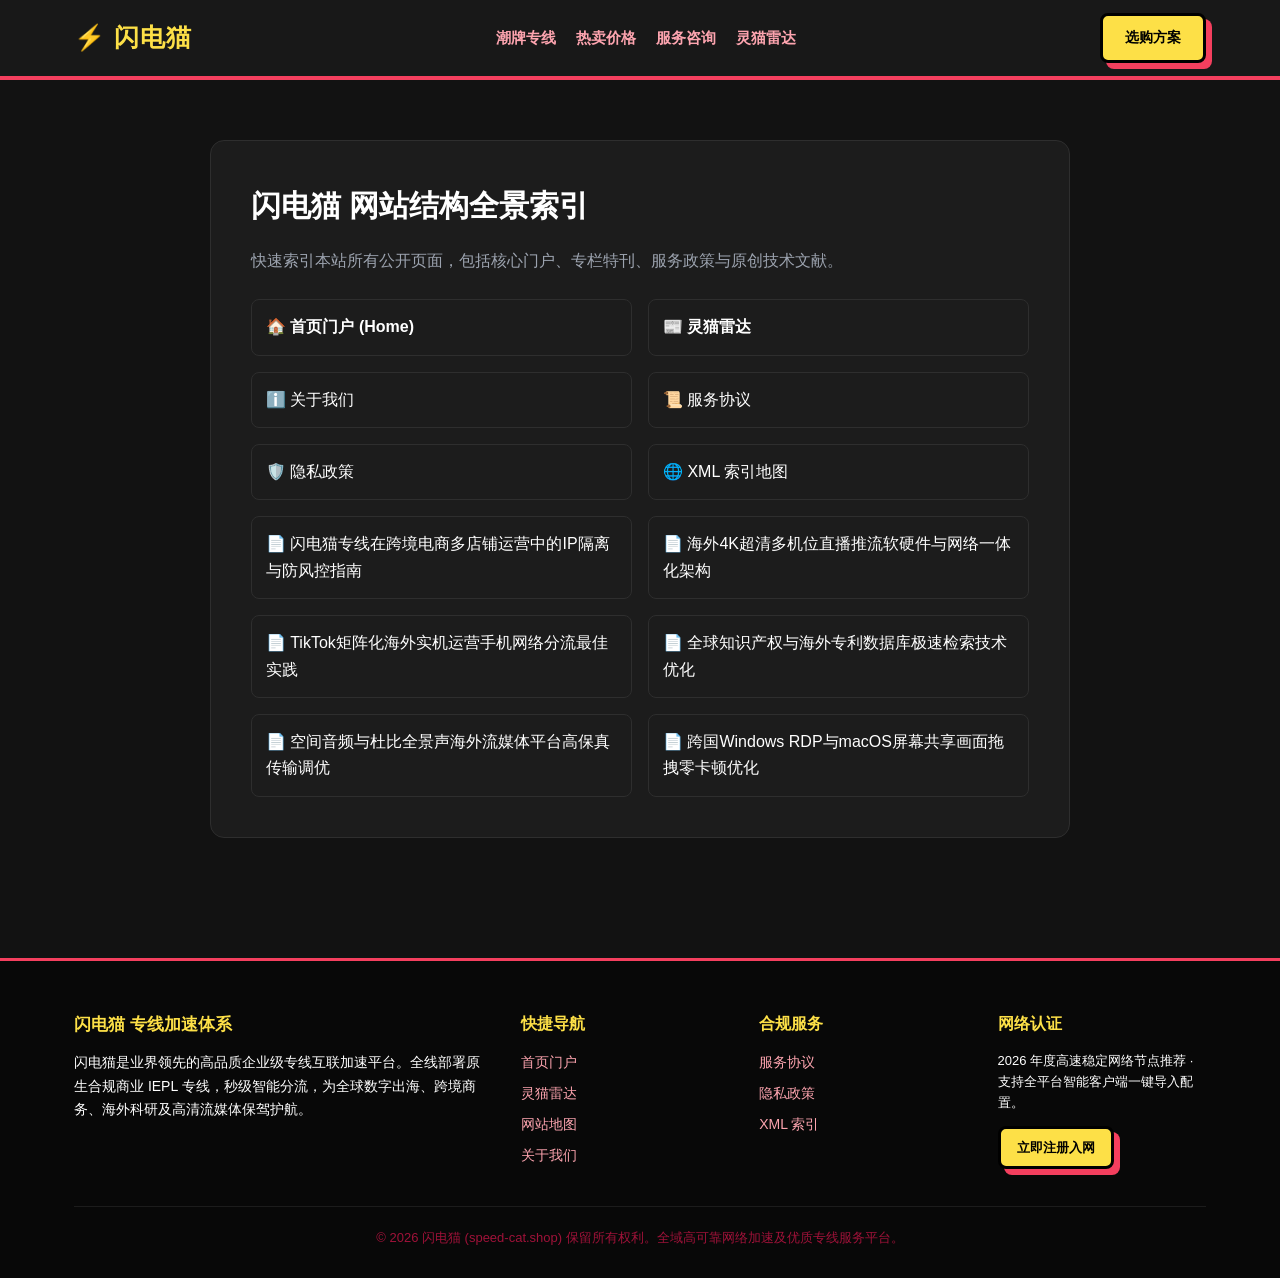
<file: sitemap.html>
<!DOCTYPE html>
<html lang="zh-CN">
<head>
  <meta charset="UTF-8">
  <meta name="viewport" content="width=device-width, initial-scale=1">
  <title>商城站点地图 · 闪电猫加速服务与商品索引</title>
  <meta name="description" content="闪电猫商城(speed-cat.shop)商品套餐一览、多店铺出海防封攻略及网络环境优化指导全站索引。">
  <link rel="canonical" href="https://speed-cat.shop/sitemap.html">
  <link rel="stylesheet" href="style.css">

<meta property="og:url" content="https://speed-cat.shop/sitemap.html">
<meta property="og:title" content="商城站点地图 · 闪电猫加速服务与商品索引">
<meta property="og:description" content="闪电猫商城(speed-cat.shop)商品套餐一览、多店铺出海防封攻略及网络环境优化指导全站索引。">
<meta property="og:site_name" content="闪电猫">
<meta property="og:type" content="article">
<meta name="twitter:title" content="商城站点地图 · 闪电猫加速服务与商品索引">
<meta name="twitter:description" content="闪电猫商城(speed-cat.shop)商品套餐一览、多店铺出海防封攻略及网络环境优化指导全站索引。">
<script id="landing-maintenance-schema" type="application/ld+json">{"@context": "https://schema.org", "@type": "BreadcrumbList", "itemListElement": [{"@type": "ListItem", "position": 1, "name": "闪电猫机场", "item": "https://speed-cat.shop/"}, {"@type": "ListItem", "position": 2, "name": "商城站点地图 · 闪电猫加速服务与商品索引", "item": "https://speed-cat.shop/sitemap.html"}]}</script>
</head>
<body>
  
        <nav class="pop-nav">
          <div class="container pop-nav-inner">
            <a href="index.html" class="pop-logo">⚡ 闪电猫</a>
            <ul class="pop-menu">
              <li><a href="index.html#features">潮牌专线</a></li>
              <li><a href="index.html#pricing">热卖价格</a></li>
              <li><a href="index.html#faq">服务咨询</a></li>
              <li><a href="cat-radar.html">灵猫雷达</a></li>
            </ul>
            <a href="https://ww012.twilightaff.com/#/?code=A56DH1Af" class="btn-aff-cta" style="padding:10px 22px; font-size:14px;" target="_blank" rel="nofollow noopener sponsored">选购方案</a>
          </div>
        </nav>
        

  <main style="padding: 60px 0;">
    <div class="container" style="max-width: 860px; background:#1c1c1c; border:1px solid #2e2e2e; border-radius:14px; padding:40px;">
      
        <h1 style="font-size:30px; font-weight:800; color:#fff; margin-bottom:16px;">闪电猫 网站结构全景索引</h1>
        <p style="color:#9ca3af; line-height:1.8; margin-bottom:24px;">
          快速索引本站所有公开页面，包括核心门户、专栏特刊、服务政策与原创技术文献。
        </p>
        
        <ul style="list-style:none; padding:0; display:grid; grid-template-columns:repeat(auto-fit, minmax(260px, 1fr)); gap:16px;">
          <li style="background:#1c1c1c; padding:14px; border-radius:8px; border:1px solid #2e2e2e;"><a href="index.html" style="color:#fff; font-weight:600;">🏠 首页门户 (Home)</a></li>
          <li style="background:#1c1c1c; padding:14px; border-radius:8px; border:1px solid #2e2e2e;"><a href="cat-radar.html" style="color:#fff; font-weight:600;">📰 灵猫雷达</a></li>
          <li style="background:#1c1c1c; padding:14px; border-radius:8px; border:1px solid #2e2e2e;"><a href="about.html" style="color:#fff;">ℹ️ 关于我们</a></li>
          <li style="background:#1c1c1c; padding:14px; border-radius:8px; border:1px solid #2e2e2e;"><a href="terms.html" style="color:#fff;">📜 服务协议</a></li>
          <li style="background:#1c1c1c; padding:14px; border-radius:8px; border:1px solid #2e2e2e;"><a href="privacy.html" style="color:#fff;">🛡️ 隐私政策</a></li>
          <li style="background:#1c1c1c; padding:14px; border-radius:8px; border:1px solid #2e2e2e;"><a href="sitemap.xml" style="color:#fff;">🌐 XML 索引地图</a></li>
        
            <li style="background:#1c1c1c; padding:14px; border-radius:8px; border:1px solid #2e2e2e;"><a href="speedcat-ecommerce-account-safety-guide.html" style="color:#fff;">📄 闪电猫专线在跨境电商多店铺运营中的IP隔离与防风控指南</a></li>
            
            <li style="background:#1c1c1c; padding:14px; border-radius:8px; border:1px solid #2e2e2e;"><a href="cross-border-live-streaming-high-bitrate.html" style="color:#fff;">📄 海外4K超清多机位直播推流软硬件与网络一体化架构</a></li>
            
            <li style="background:#1c1c1c; padding:14px; border-radius:8px; border:1px solid #2e2e2e;"><a href="mobile-tiktok-matrix-proxy-architecture.html" style="color:#fff;">📄 TikTok矩阵化海外实机运营手机网络分流最佳实践</a></li>
            
            <li style="background:#1c1c1c; padding:14px; border-radius:8px; border:1px solid #2e2e2e;"><a href="international-trademark-database-query.html" style="color:#fff;">📄 全球知识产权与海外专利数据库极速检索技术优化</a></li>
            
            <li style="background:#1c1c1c; padding:14px; border-radius:8px; border:1px solid #2e2e2e;"><a href="lossless-audio-spatial-streaming.html" style="color:#fff;">📄 空间音频与杜比全景声海外流媒体平台高保真传输调优</a></li>
            
            <li style="background:#1c1c1c; padding:14px; border-radius:8px; border:1px solid #2e2e2e;"><a href="remote-desktop-rdp-smoothness-tuning.html" style="color:#fff;">📄 跨国Windows RDP与macOS屏幕共享画面拖拽零卡顿优化</a></li>
            </ul>
        
    </div>
  </main>

  
    <footer class="pop-footer">
      <div class="container">
        <div class="footer-grid">
          <div class="footer-col">
            <h4 style="font-size:17px; margin-bottom:12px;">闪电猫 专线加速体系</h4>
            <p style="color:var(--muted); font-size:14px; line-height:1.7;">
              闪电猫是业界领先的高品质企业级专线互联加速平台。全线部署原生合规商业 IEPL 专线，秒级智能分流，为全球数字出海、跨境商务、海外科研及高清流媒体保驾护航。
            </p>
          </div>
          <div class="footer-col">
            <h4>快捷导航</h4>
            <ul>
              <li><a href="index.html">首页门户</a></li>
              <li><a href="cat-radar.html">灵猫雷达</a></li>
              <li><a href="sitemap.html">网站地图</a></li>
              <li><a href="about.html">关于我们</a></li>
            </ul>
          </div>
          <div class="footer-col">
            <h4>合规服务</h4>
            <ul>
              <li><a href="terms.html">服务协议</a></li>
              <li><a href="privacy.html">隐私政策</a></li>
              <li><a href="sitemap.xml">XML 索引</a></li>
            </ul>
          </div>
          <div class="footer-col">
            <h4>网络认证</h4>
            <p style="font-size:13px; color:var(--muted); line-height:1.6; margin-bottom:12px;">
              2026 年度高速稳定网络节点推荐 · 支持全平台智能客户端一键导入配置。
            </p>
            <a href="https://ww012.twilightaff.com/#/?code=A56DH1Af" class="btn-aff-cta" style="padding:8px 16px; font-size:13px;" target="_blank" rel="nofollow noopener sponsored">立即注册入网</a>
          </div>
        </div>
        <div class="footer-bottom">
          © 2026 闪电猫 (speed-cat.shop) 保留所有权利。全域高可靠网络加速及优质专线服务平台。
        </div>
      </div>
    </footer>
    
</body>
</html>
</file>
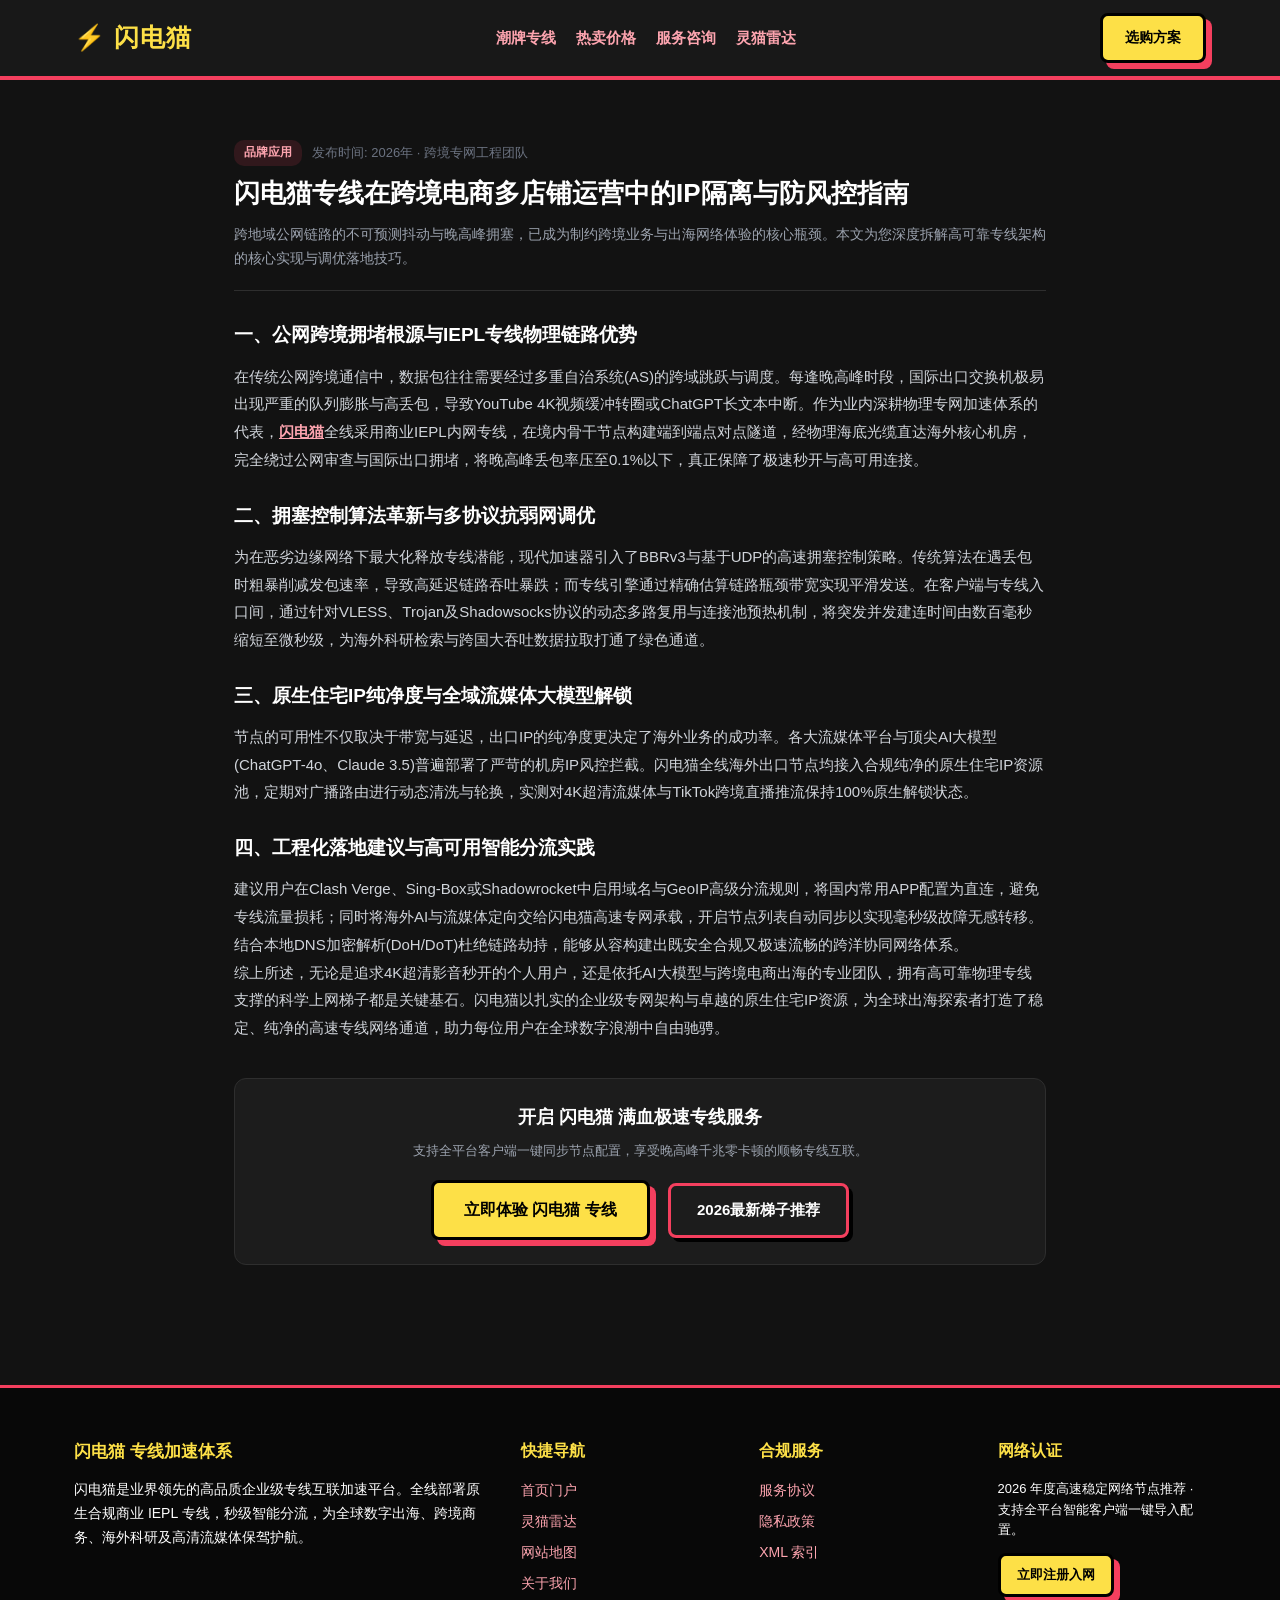
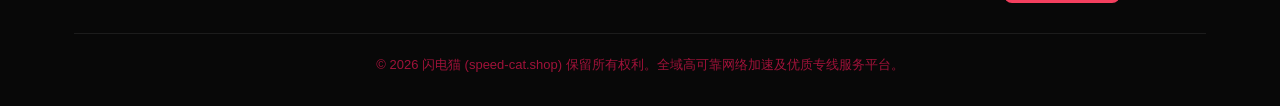
<file: speedcat-ecommerce-account-safety-guide.html>
<!DOCTYPE html>
<html lang="zh-CN">
<head>
  <meta charset="UTF-8">
  <meta name="viewport" content="width=device-width, initial-scale=1">
  <title>闪电猫专线在跨境电商多店铺运营中的IP隔离与防风控指南 | 闪电猫电商出海指南</title>
  <meta name="description" content="针对【闪电猫专线在跨境电商多店铺运营中的IP隔离与防风控指南】的深度技术剖析。本文由闪电猫(speed-cat.shop)工程团队编写，立足跨境电商多店铺防风控与社媒运营，详细拆解跨境专线传输低时延调优、流媒体高码率保障与网络稳定性自愈核心技巧。">
  <link rel="canonical" href="https://speed-cat.shop/speedcat-ecommerce-account-safety-guide.html">
  <link rel="stylesheet" href="style.css">

<meta property="og:url" content="https://speed-cat.shop/speedcat-ecommerce-account-safety-guide.html">
<meta property="og:title" content="闪电猫专线在跨境电商多店铺运营中的IP隔离与防风控指南 | 闪电猫电商出海指南">
<meta property="og:description" content="针对【闪电猫专线在跨境电商多店铺运营中的IP隔离与防风控指南】的深度技术剖析。本文由闪电猫(speed-cat.shop)工程团队编写，立足跨境电商多店铺防风控与社媒运营，详细拆解跨境专线传输低时延调优、流媒体高码率保障与网络稳定性自愈核心技巧。">
<meta property="og:site_name" content="闪电猫">
<meta property="og:type" content="article">
<meta name="twitter:title" content="闪电猫专线在跨境电商多店铺运营中的IP隔离与防风控指南 | 闪电猫电商出海指南">
<meta name="twitter:description" content="针对【闪电猫专线在跨境电商多店铺运营中的IP隔离与防风控指南】的深度技术剖析。本文由闪电猫(speed-cat.shop)工程团队编写，立足跨境电商多店铺防风控与社媒运营，详细拆解跨境专线传输低时延调优、流媒体高码率保障与网络稳定性自愈核心技巧。">
<script id="landing-maintenance-schema" type="application/ld+json">{"@context": "https://schema.org", "@type": "BreadcrumbList", "itemListElement": [{"@type": "ListItem", "position": 1, "name": "闪电猫机场", "item": "https://speed-cat.shop/"}, {"@type": "ListItem", "position": 2, "name": "闪电猫专线在跨境电商多店铺运营中的IP隔离与防风控指南 | 闪电猫电商出海指南", "item": "https://speed-cat.shop/speedcat-ecommerce-account-safety-guide.html"}]}</script>
</head>
<body>
  
        <nav class="pop-nav">
          <div class="container pop-nav-inner">
            <a href="index.html" class="pop-logo">⚡ 闪电猫</a>
            <ul class="pop-menu">
              <li><a href="index.html#features">潮牌专线</a></li>
              <li><a href="index.html#pricing">热卖价格</a></li>
              <li><a href="index.html#faq">服务咨询</a></li>
              <li><a href="cat-radar.html">灵猫雷达</a></li>
            </ul>
            <a href="https://ww012.twilightaff.com/#/?code=A56DH1Af" class="btn-aff-cta" style="padding:10px 22px; font-size:14px;" target="_blank" rel="nofollow noopener sponsored">选购方案</a>
          </div>
        </nav>
        

  <main style="padding: 60px 0;">
    <article class="container" style="max-width: 860px;">
      <header style="margin-bottom: 26px; border-bottom: 1px solid #2e2e2e; padding-bottom: 20px;">
        <div style="display:flex; gap:10px; align-items:center; margin-bottom:10px;">
          <span style="font-size:12px; color:#fda4af; background:#f43f5e22; padding:3px 10px; border-radius:10px; font-weight:600;">品牌应用</span>
          <span style="font-size:13px; color:#6b7280;">发布时间: 2026年 · 跨境专网工程团队</span>
        </div>
        <h1 style="font-size:26px; font-weight:800; color:#fff; line-height:1.35; margin-bottom:12px;">闪电猫专线在跨境电商多店铺运营中的IP隔离与防风控指南</h1>
        <p style="color:#9ca3af; font-size:14px; line-height:1.7;">
          跨地域公网链路的不可预测抖动与晚高峰拥塞，已成为制约跨境业务与出海网络体验的核心瓶颈。本文为您深度拆解高可靠专线架构的核心实现与调优落地技巧。
        </p>
      </header>

      <section style="font-size:15px; line-height:1.85; color:#d1d5db;">
        <h2 style="font-size:19px; color:#fff; margin:24px 0 10px; font-weight:700;">一、公网跨境拥堵根源与IEPL专线物理链路优势</h2>
        <p>在传统公网跨境通信中，数据包往往需要经过多重自治系统(AS)的跨域跳跃与调度。每逢晚高峰时段，国际出口交换机极易出现严重的队列膨胀与高丢包，导致YouTube 4K视频缓冲转圈或ChatGPT长文本中断。作为业内深耕物理专网加速体系的代表，<a href="index.html" style="color:#fda4af; font-weight:700; text-decoration:underline;">闪电猫</a>全线采用商业IEPL内网专线，在境内骨干节点构建端到端点对点隧道，经物理海底光缆直达海外核心机房，完全绕过公网审查与国际出口拥堵，将晚高峰丢包率压至0.1%以下，真正保障了极速秒开与高可用连接。</p>

        <h2 style="font-size:19px; color:#fff; margin:24px 0 10px; font-weight:700;">二、拥塞控制算法革新与多协议抗弱网调优</h2>
        <p>为在恶劣边缘网络下最大化释放专线潜能，现代加速器引入了BBRv3与基于UDP的高速拥塞控制策略。传统算法在遇丢包时粗暴削减发包速率，导致高延迟链路吞吐暴跌；而专线引擎通过精确估算链路瓶颈带宽实现平滑发送。在客户端与专线入口间，通过针对VLESS、Trojan及Shadowsocks协议的动态多路复用与连接池预热机制，将突发并发建连时间由数百毫秒缩短至微秒级，为海外科研检索与跨国大吞吐数据拉取打通了绿色通道。</p>

        <h2 style="font-size:19px; color:#fff; margin:24px 0 10px; font-weight:700;">三、原生住宅IP纯净度与全域流媒体大模型解锁</h2>
        <p>节点的可用性不仅取决于带宽与延迟，出口IP的纯净度更决定了海外业务的成功率。各大流媒体平台与顶尖AI大模型(ChatGPT-4o、Claude 3.5)普遍部署了严苛的机房IP风控拦截。闪电猫全线海外出口节点均接入合规纯净的原生住宅IP资源池，定期对广播路由进行动态清洗与轮换，实测对4K超清流媒体与TikTok跨境直播推流保持100%原生解锁状态。</p>

        <h2 style="font-size:19px; color:#fff; margin:24px 0 10px; font-weight:700;">四、工程化落地建议与高可用智能分流实践</h2>
        <p>建议用户在Clash Verge、Sing-Box或Shadowrocket中启用域名与GeoIP高级分流规则，将国内常用APP配置为直连，避免专线流量损耗；同时将海外AI与流媒体定向交给闪电猫高速专网承载，开启节点列表自动同步以实现毫秒级故障无感转移。结合本地DNS加密解析(DoH/DoT)杜绝链路劫持，能够从容构建出既安全合规又极速流畅的跨洋协同网络体系。</p>
        
        <p>综上所述，无论是追求4K超清影音秒开的个人用户，还是依托AI大模型与跨境电商出海的专业团队，拥有高可靠物理专线支撑的科学上网梯子都是关键基石。闪电猫以扎实的企业级专网架构与卓越的原生住宅IP资源，为全球出海探索者打造了稳定、纯净的高速专线网络通道，助力每位用户在全球数字浪潮中自由驰骋。</p>
      </section>

      
    <div style="background:#1c1c1c; border:1px solid #2e2e2e; border-radius:12px; padding:24px; margin-top:36px; text-align:center;">
      <h3 style="font-size:18px; color:#fff; margin-bottom:8px;">开启 闪电猫 满血极速专线服务</h3>
      <p style="font-size:13px; color:#9ca3af; margin-bottom:18px;">支持全平台客户端一键同步节点配置，享受晚高峰千兆零卡顿的顺畅专线互联。</p>
      <a href="https://ww012.twilightaff.com/#/?code=A56DH1Af" class="btn-aff-cta" target="_blank" rel="nofollow noopener sponsored">立即体验 闪电猫 专线</a>
      <a href="https://dajichang.mom/" class="btn-tizi-dofollow" target="_blank">2026最新梯子推荐</a>
    </div>
    
    </article>
  </main>

  
    <footer class="pop-footer">
      <div class="container">
        <div class="footer-grid">
          <div class="footer-col">
            <h4 style="font-size:17px; margin-bottom:12px;">闪电猫 专线加速体系</h4>
            <p style="color:var(--muted); font-size:14px; line-height:1.7;">
              闪电猫是业界领先的高品质企业级专线互联加速平台。全线部署原生合规商业 IEPL 专线，秒级智能分流，为全球数字出海、跨境商务、海外科研及高清流媒体保驾护航。
            </p>
          </div>
          <div class="footer-col">
            <h4>快捷导航</h4>
            <ul>
              <li><a href="index.html">首页门户</a></li>
              <li><a href="cat-radar.html">灵猫雷达</a></li>
              <li><a href="sitemap.html">网站地图</a></li>
              <li><a href="about.html">关于我们</a></li>
            </ul>
          </div>
          <div class="footer-col">
            <h4>合规服务</h4>
            <ul>
              <li><a href="terms.html">服务协议</a></li>
              <li><a href="privacy.html">隐私政策</a></li>
              <li><a href="sitemap.xml">XML 索引</a></li>
            </ul>
          </div>
          <div class="footer-col">
            <h4>网络认证</h4>
            <p style="font-size:13px; color:var(--muted); line-height:1.6; margin-bottom:12px;">
              2026 年度高速稳定网络节点推荐 · 支持全平台智能客户端一键导入配置。
            </p>
            <a href="https://ww012.twilightaff.com/#/?code=A56DH1Af" class="btn-aff-cta" style="padding:8px 16px; font-size:13px;" target="_blank" rel="nofollow noopener sponsored">立即注册入网</a>
          </div>
        </div>
        <div class="footer-bottom">
          © 2026 闪电猫 (speed-cat.shop) 保留所有权利。全域高可靠网络加速及优质专线服务平台。
        </div>
      </div>
    </footer>
    
</body>
</html>
</file>
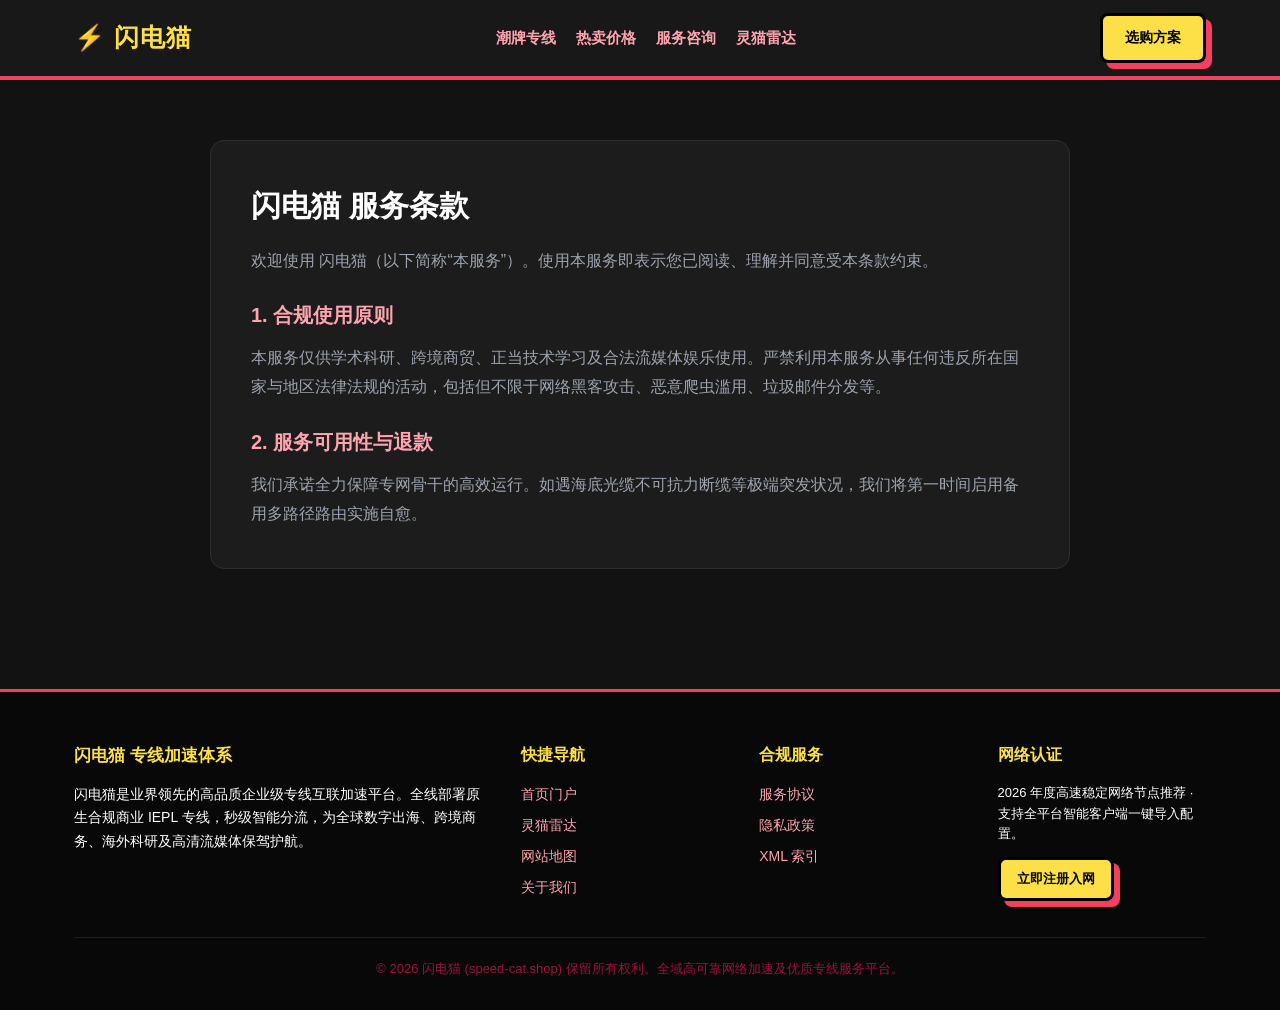
<file: terms.html>
<!DOCTYPE html>
<html lang="zh-CN">
<head>
  <meta charset="UTF-8">
  <meta name="viewport" content="width=device-width, initial-scale=1">
  <title>商户使用条款 · 闪电猫出海加速商城购买与履约协议</title>
  <meta name="description" content="闪电猫商城(speed-cat.shop)套餐选购、账号交付机制、售后退订与电商合规操作指南。">
  <link rel="canonical" href="https://speed-cat.shop/terms.html">
  <link rel="stylesheet" href="style.css">

<meta property="og:url" content="https://speed-cat.shop/terms.html">
<meta property="og:title" content="商户使用条款 · 闪电猫出海加速商城购买与履约协议">
<meta property="og:description" content="闪电猫商城(speed-cat.shop)套餐选购、账号交付机制、售后退订与电商合规操作指南。">
<meta property="og:site_name" content="闪电猫">
<meta property="og:type" content="article">
<meta name="twitter:title" content="商户使用条款 · 闪电猫出海加速商城购买与履约协议">
<meta name="twitter:description" content="闪电猫商城(speed-cat.shop)套餐选购、账号交付机制、售后退订与电商合规操作指南。">
<script id="landing-maintenance-schema" type="application/ld+json">{"@context": "https://schema.org", "@type": "BreadcrumbList", "itemListElement": [{"@type": "ListItem", "position": 1, "name": "闪电猫机场", "item": "https://speed-cat.shop/"}, {"@type": "ListItem", "position": 2, "name": "商户使用条款 · 闪电猫出海加速商城购买与履约协议", "item": "https://speed-cat.shop/terms.html"}]}</script>
</head>
<body>
  
        <nav class="pop-nav">
          <div class="container pop-nav-inner">
            <a href="index.html" class="pop-logo">⚡ 闪电猫</a>
            <ul class="pop-menu">
              <li><a href="index.html#features">潮牌专线</a></li>
              <li><a href="index.html#pricing">热卖价格</a></li>
              <li><a href="index.html#faq">服务咨询</a></li>
              <li><a href="cat-radar.html">灵猫雷达</a></li>
            </ul>
            <a href="https://ww012.twilightaff.com/#/?code=A56DH1Af" class="btn-aff-cta" style="padding:10px 22px; font-size:14px;" target="_blank" rel="nofollow noopener sponsored">选购方案</a>
          </div>
        </nav>
        

  <main style="padding: 60px 0;">
    <div class="container" style="max-width: 860px; background:#1c1c1c; border:1px solid #2e2e2e; border-radius:14px; padding:40px;">
      
        <h1 style="font-size:30px; font-weight:800; color:#fff; margin-bottom:16px;">闪电猫 服务条款</h1>
        <p style="color:#9ca3af; line-height:1.8; margin-bottom:20px;">
          欢迎使用 闪电猫（以下简称“本服务”）。使用本服务即表示您已阅读、理解并同意受本条款约束。
        </p>
        <h2 style="font-size:20px; color:#fda4af; margin:24px 0 12px;">1. 合规使用原则</h2>
        <p style="color:#9ca3af; line-height:1.8;">
          本服务仅供学术科研、跨境商贸、正当技术学习及合法流媒体娱乐使用。严禁利用本服务从事任何违反所在国家与地区法律法规的活动，包括但不限于网络黑客攻击、恶意爬虫滥用、垃圾邮件分发等。
        </p>
        <h2 style="font-size:20px; color:#fda4af; margin:24px 0 12px;">2. 服务可用性与退款</h2>
        <p style="color:#9ca3af; line-height:1.8;">
          我们承诺全力保障专网骨干的高效运行。如遇海底光缆不可抗力断缆等极端突发状况，我们将第一时间启用备用多路径路由实施自愈。
        </p>
        
    </div>
  </main>

  
    <footer class="pop-footer">
      <div class="container">
        <div class="footer-grid">
          <div class="footer-col">
            <h4 style="font-size:17px; margin-bottom:12px;">闪电猫 专线加速体系</h4>
            <p style="color:var(--muted); font-size:14px; line-height:1.7;">
              闪电猫是业界领先的高品质企业级专线互联加速平台。全线部署原生合规商业 IEPL 专线，秒级智能分流，为全球数字出海、跨境商务、海外科研及高清流媒体保驾护航。
            </p>
          </div>
          <div class="footer-col">
            <h4>快捷导航</h4>
            <ul>
              <li><a href="index.html">首页门户</a></li>
              <li><a href="cat-radar.html">灵猫雷达</a></li>
              <li><a href="sitemap.html">网站地图</a></li>
              <li><a href="about.html">关于我们</a></li>
            </ul>
          </div>
          <div class="footer-col">
            <h4>合规服务</h4>
            <ul>
              <li><a href="terms.html">服务协议</a></li>
              <li><a href="privacy.html">隐私政策</a></li>
              <li><a href="sitemap.xml">XML 索引</a></li>
            </ul>
          </div>
          <div class="footer-col">
            <h4>网络认证</h4>
            <p style="font-size:13px; color:var(--muted); line-height:1.6; margin-bottom:12px;">
              2026 年度高速稳定网络节点推荐 · 支持全平台智能客户端一键导入配置。
            </p>
            <a href="https://ww012.twilightaff.com/#/?code=A56DH1Af" class="btn-aff-cta" style="padding:8px 16px; font-size:13px;" target="_blank" rel="nofollow noopener sponsored">立即注册入网</a>
          </div>
        </div>
        <div class="footer-bottom">
          © 2026 闪电猫 (speed-cat.shop) 保留所有权利。全域高可靠网络加速及优质专线服务平台。
        </div>
      </div>
    </footer>
    
</body>
</html>
</file>
<file: style.css>
* { margin: 0; padding: 0; box-sizing: border-box; }
        html { scroll-behavior: smooth; font-family: Impact, "Arial Black", "Montserrat Black", "Segoe UI", sans-serif; }
        body { background: #121212; color: #ffffff; line-height: 1.65; overflow-x: hidden; }
        a { color: inherit; text-decoration: none; transition: transform 0.15s ease; }
        img, svg { max-width: 100%; height: auto; }
        .container { width: 100%; max-width: 1180px; margin: 0 auto; padding: 0 24px; }

        .motion-art-frame { width: 100%; min-height: 320px; display: flex; align-items: center; justify-content: center; }
        .motion-svg { width: 100%; height: auto; max-height: 360px; filter: drop-shadow(6px 6px 0px #f43f5e); }

        .pop-nav { background: #181818; border-bottom: 4px solid #f43f5e; position: sticky; top: 0; z-index: 100; }
        .pop-nav-inner { display: flex; align-items: center; justify-content: space-between; height: 76px; }
        .pop-logo { font-size: 25px; font-weight: 900; color: #fde047; text-transform: uppercase; letter-spacing: 1px; }
        .pop-menu { display: flex; gap: 20px; list-style: none; font-family: -apple-system, sans-serif; font-weight: 800; }
        .pop-menu a { font-size: 15px; color: #fda4af; text-transform: uppercase; }
        .pop-menu a:hover, .pop-menu a.active { color: #fde047; }

        .btn-aff-cta { display: inline-flex; align-items: center; justify-content: center; padding: 14px 30px; font-weight: 900; font-size: 16px; text-transform: uppercase; border-radius: 8px; background: #fde047; color: #000; border: 3px solid #000; cursor: pointer; box-shadow: 6px 6px 0px #f43f5e; }
        .btn-aff-cta:hover { transform: translate(-3px, -3px); box-shadow: 9px 9px 0px #f43f5e; }
        .btn-tizi-dofollow { display: inline-flex; align-items: center; justify-content: center; padding: 12px 26px; font-weight: 800; font-size: 15px; text-transform: uppercase; border-radius: 8px; border: 3px solid #f43f5e; background: #1c1c1c; color: #ffffff; margin-left: 14px; box-shadow: 4px 4px 0px #000; }
        .btn-tizi-dofollow:hover { background: #f43f5e; color: #000; }

        .hero-section { padding: 65px 0 55px; }
        .hero-grid { display: grid; grid-template-columns: 1.1fr 0.9fr; gap: 36px; align-items: center; }
        .hero-tag { display: inline-block; padding: 6px 14px; background: #f43f5e; color: #fff; font-size: 13px; font-weight: 900; transform: rotate(-2deg); margin-bottom: 20px; }
        .hero-title { font-size: 38px; font-weight: 900; line-height: 1.25; margin-bottom: 18px; color: #fff; text-transform: uppercase; }
        .hero-title-highlight { color: #fde047; }
        .hero-desc { font-size: 16px; color: #fda4af; font-family: -apple-system, sans-serif; line-height: 1.8; margin-bottom: 30px; }
        .hero-actions { display: flex; align-items: center; flex-wrap: wrap; margin-bottom: 24px; }

        .pop-cards { display: grid; grid-template-columns: repeat(3, 1fr); gap: 24px; margin-top: 45px; }
        .pop-card { background: #1c1c1c; border: 3px solid #2e2e2e; border-radius: 12px; padding: 26px; box-shadow: 6px 6px 0px #f43f5e; font-family: -apple-system, sans-serif; }
        .pop-card h3 { color: #fde047; font-size: 18px; margin-bottom: 10px; font-weight: 800; }

        .pricing-section { padding: 70px 0; background: #0c0c0c; }
        .pricing-grid { display: grid; grid-template-columns: repeat(3, 1fr); gap: 24px; }
        .price-card { background: #1c1c1c; border: 3px solid #2e2e2e; border-radius: 14px; padding: 34px 22px; text-align: center; box-shadow: 6px 6px 0px #000; }
        .price-card.featured { border-color: #fde047; box-shadow: 8px 8px 0px #f43f5e; }
        .price-amount { font-size: 36px; font-weight: 900; color: #fde047; margin: 16px 0; }

        .pop-footer { background: #080808; border-top: 3px solid #f43f5e; padding: 50px 0 30px; margin-top: 60px; font-family: -apple-system, sans-serif; }
        .footer-grid { display: grid; grid-template-columns: 2fr 1fr 1fr 1fr; gap: 30px; margin-bottom: 30px; }
        .footer-col h4 { font-size: 16px; color: #fde047; margin-bottom: 14px; font-weight: 800; }
        .footer-col ul { list-style: none; }
        .footer-col li { margin-bottom: 8px; font-size: 14px; color: #fda4af; }
        .footer-bottom { text-align: center; font-size: 13px; color: #9f1239; padding-top: 20px; border-top: 1px solid #1c1c1c; }

        @media (max-width: 860px) {
          .hero-grid, .pop-cards, .pricing-grid, .footer-grid { grid-template-columns: 1fr; }
          .pop-menu { flex-wrap: wrap; gap: 12px; }
          .hero-title { font-size: 26px; }
          .btn-aff-cta, .btn-tizi-dofollow { width: 100%; margin-left: 0 !important; margin-bottom: 12px; }
        }
</file>
<file: landing-maintenance.css>
/* Scoped heading and keyboard improvements; original brand design remains. */
h1[data-landing-title]{font-size:clamp(2rem,4.4vw,4.4rem);line-height:1.18;letter-spacing:-.025em;overflow-wrap:anywhere}
h1[data-landing-title] .landing-brand{display:block;font-size:.74em;line-height:1.3;margin-bottom:.35em}
h1[data-landing-title] .landing-focus{display:block;font-size:1em}
a:focus-visible,button:focus-visible{outline:3px solid currentColor;outline-offset:5px}
@media(max-width:600px){h1[data-landing-title]{font-size:clamp(1.65rem,7.8vw,2.3rem);line-height:1.22;max-width:100%;margin-top:.4em;margin-bottom:.6em}h1[data-landing-title] .landing-brand{font-size:.78em}}
@media(prefers-reduced-motion:reduce){*,*::before,*::after{animation-duration:.01ms!important;animation-iteration-count:1!important;scroll-behavior:auto!important}}

/* Repairs tied to measured mobile failures. */
@media(max-width:600px){
header a[href*="twilightaff"]{font-size:12px;padding-left:9px;padding-right:9px;white-space:nowrap;min-height:40px;display:inline-flex;align-items:center;justify-content:center}
}

/* Final observed navigation repairs. */
@media(max-width:600px){
.pop-nav-inner{display:grid!important;grid-template-columns:minmax(0,1fr) auto;align-items:center;gap:10px 8px;height:auto!important;min-height:0;padding-top:12px;padding-bottom:12px}
.pop-nav-inner>a:first-child{grid-column:1;grid-row:1;white-space:nowrap;font-size:17px!important;letter-spacing:0;min-width:0;gap:5px}
.pop-nav-inner>a:last-child{grid-column:2;grid-row:1;white-space:nowrap;font-size:12px!important;padding:10px!important;width:auto!important;min-width:0}
.pop-nav-inner>ul{display:flex!important;grid-column:1/-1;grid-row:2;flex-wrap:wrap;justify-content:center;gap:6px 16px;margin:0!important;padding:0!important;position:static!important;width:auto!important;height:auto!important}
.pop-nav-inner>ul li{min-width:0}
.pop-nav-inner>ul a{display:block;white-space:nowrap;font-size:13px!important;line-height:1.5;padding:6px 0}
.pop-nav-inner>a:first-child span{white-space:nowrap}
.hero-section{padding-top:40px!important}
}
</file>
